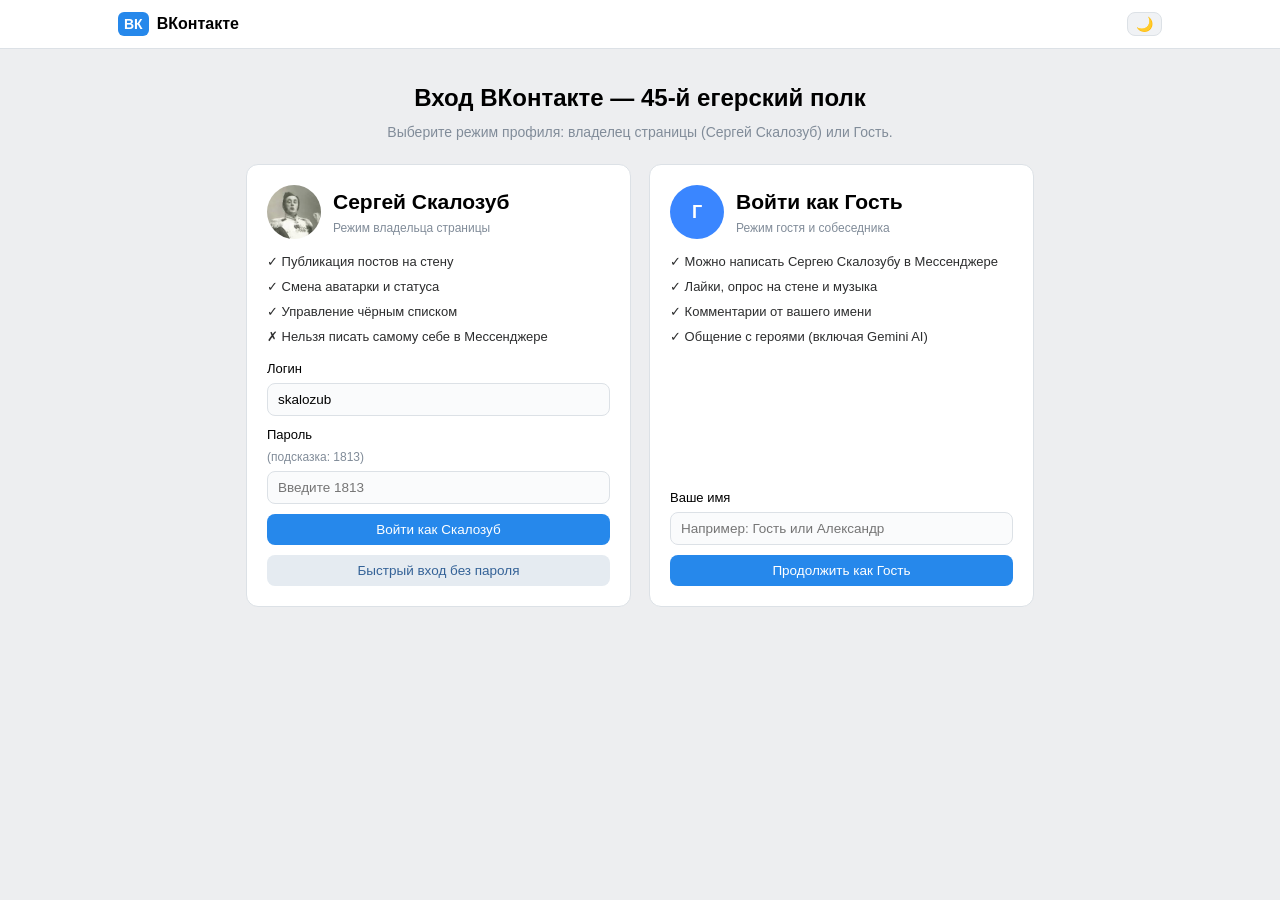
<file: index.html>
<!DOCTYPE html>
<html lang="ru">
<head>
  <meta charset="UTF-8" />
  <meta name="viewport" content="width=device-width, initial-scale=1.0" />
  <title>Сергей Скалозуб | ВКонтакте</title>

  <link rel="icon" type="image/svg+xml" href="data:image/svg+xml,%3Csvg xmlns='http://www.w3.org/2000/svg' viewBox='0 0 64 64'%3E%3Crect width='64' height='64' rx='14' fill='%232688eb'/%3E%3Ctext x='32' y='43' font-family='Arial,sans-serif' font-weight='bold' font-size='28' text-anchor='middle' fill='white'%3EВК%3C/text%3E%3C/svg%3E" />

  <meta property="og:type" content="profile" />
  <meta property="og:url" content="https://vk.xkeylomt.space/" />
  <meta property="og:title" content="Сергей Сергеевич Скалозуб | ВКонтакте" />
  <meta property="og:description" content="Полковник 45-го егерского полка. «Мне только бы досталось в генералы!» — интерактивная страница по комедии А. С. Грибоедова «Горе от ума»." />
  <meta property="og:image" content="https://vk.xkeylomt.space/avatars/skalozub.jpg" />
  <meta name="theme-color" content="#2688eb" />

  <!-- Мгновенная проверка темы и авторизации до отрисовки (без мигания) -->
  <script>
    try {
      if (localStorage.getItem("vk_theme_v1") === "dark") {
        document.documentElement.classList.add("dark-theme");
      }
      if (!localStorage.getItem("vk_auth_role_v1")) {
        window.location.replace("login.html");
      }
    } catch (e) {}
  </script>

  <link rel="stylesheet" href="style.css" />
</head>
<body>
  <!-- Верхняя шапка -->
  <header class="vk-header">
    <div class="vk-header-inner">
      <div class="vk-header-left">
        <a href="#profile" class="vk-logo" id="logoHome">
          <span class="vk-logo-badge">ВК</span>
          <span class="vk-logo-text">ВКонтакте</span>
        </a>
      </div>
      <div class="vk-header-right">
        <button class="theme-toggle-btn" id="themeToggleBtn" title="Переключить тему">🌙</button>
        <span class="vk-user-mini" id="headerUserName">Сергей Скалозуб</span>
        <div class="vk-avatar-mini" id="headerMiniAvatar">СС</div>
        <a href="login.html" class="btn btn-secondary btn-sm" id="switchAuthBtn" title="Сменить режим или выйти">Выйти</a>
      </div>
    </div>
  </header>

  <!-- Основной контейнер -->
  <div class="vk-layout">
    <!-- Левое меню (без Музыки, Мессенджер ведёт в messenger.html) -->
    <aside class="vk-sidebar">
      <nav class="vk-nav">
        <a href="#profile" class="vk-nav-item active" id="navProfile">🏠 Моя страница</a>
        <a href="#wall" class="vk-nav-item" id="navNews">📰 Новости <span class="badge">1813</span></a>
        <a href="messenger.html" class="vk-nav-item" id="openChatSidebar">💬 Мессенджер <span class="badge">7</span></a>
        <a href="#friends-tab" class="vk-nav-item" id="navFriends">👥 Друзья <span class="badge" id="navFriendsBadge">6</span></a>
      </nav>
    </aside>

    <!-- Контент -->
    <main class="vk-main">
      <!-- ==================== ВКЛАДКА 1: МОЯ СТРАНИЦА ==================== -->
      <div id="profileView">
        <!-- Плашка режима Гостя -->
        <div class="guest-banner hidden" id="guestBanner">
          <span>👀 Вы вошли как <strong id="guestBannerName">Гость</strong>. Доступны лайки, комментарии, музыка и чат со Скалозубом.</span>
          <a href="login.html" class="link-btn">Войти как Скалозуб →</a>
        </div>

        <!-- Шапка профиля -->
        <section class="card profile-header-card" id="profile">
          <div class="profile-cover">
            <div class="profile-cover-caption">
              «Пожар способствовал ей много к украшенью» — Москва, 1812
            </div>
          </div>

          <div class="profile-header-body">
            <!-- Аватарка -->
            <div class="profile-avatar-wrap">
              <svg id="defaultAvatarSvg" class="profile-avatar-svg" viewBox="0 0 160 160" xmlns="http://www.w3.org/2000/svg" aria-label="Сергей Скалозуб">
                <rect width="160" height="160" fill="#2c3e50" />
                <path d="M20 160 C25 118, 135 118, 140 160 Z" fill="#1b4332" />
                <path d="M68 118 L80 155 L92 118 Z" fill="#9b2226" />
                <ellipse cx="42" cy="126" rx="16" ry="7" fill="#e9c46a" />
                <ellipse cx="118" cy="126" rx="16" ry="7" fill="#e9c46a" />
                <circle cx="80" cy="125" r="7" fill="#d62828" stroke="#f4d35e" stroke-width="2" />
                <rect x="68" y="95" width="24" height="22" rx="8" fill="#f1c27d" />
                <ellipse cx="80" cy="70" rx="28" ry="33" fill="#f1c27d" />
                <path d="M52 64 C48 40, 72 22, 85 26 C100 18, 112 42, 108 64 C105 46, 56 46, 52 64 Z" fill="#3d2b1f" />
                <path d="M52 64 L54 90 L61 84 L58 64 Z" fill="#3d2b1f" />
                <path d="M108 64 L106 90 L99 84 L102 64 Z" fill="#3d2b1f" />
                <circle cx="69" cy="68" r="3" fill="#1d1d1d" />
                <circle cx="91" cy="68" r="3" fill="#1d1d1d" />
                <path d="M61 60 L75 62" stroke="#3d2b1f" stroke-width="3" stroke-linecap="round" />
                <path d="M85 62 L99 60" stroke="#3d2b1f" stroke-width="3" stroke-linecap="round" />
                <path d="M64 84 Q80 78 96 84 Q80 88 64 84 Z" fill="#3d2b1f" />
              </svg>

              <img id="customAvatarImg" class="profile-avatar-img hidden" alt="Аватар Сергея Скалозуба" />

              <label for="avatarUploadInput" class="avatar-upload-btn owner-only" title="Поставить свою аватарку">📷</label>
              <input type="file" id="avatarUploadInput" accept="image/*" class="hidden" />
              <button type="button" id="resetAvatarBtn" class="avatar-reset-btn hidden owner-only" title="Вернуть стандартную аву">✕</button>

              <span class="online-dot" title="В сети с плаца"></span>
            </div>

            <div class="profile-info-top">
              <div class="profile-name-row">
                <h1>Сергей Сергеевич Скалозуб</h1>
                <span class="verified-badge" title="Подтверждённый полковник 45-го егерского полка">★</span>
              </div>

              <p class="profile-status" id="profileStatus" title="Статус">
                Мне только бы досталось в генералы! 🎖️
              </p>

              <div class="status-editor hidden" id="statusEditor">
                <select id="statusSelect">
                  <option value="Мне только бы досталось в генералы! 🎖️">Мне только бы досталось в генералы! 🎖️</option>
                  <option value="Учёностью меня не обморочишь.">Учёностью меня не обморочишь.</option>
                  <option value="Жениться? Я ничуть не прочь.">Жениться? Я ничуть не прочь.</option>
                  <option value="Пожар способствовал ей много к украшенью! 🔥">Пожар способствовал ей много к украшенью! 🔥</option>
                </select>
                <input type="text" id="statusCustomInput" placeholder="Или введите свой статус..." />
                <div class="status-editor-btns">
                  <button class="btn btn-primary btn-sm" id="saveStatusBtn">Сохранить</button>
                  <button class="btn btn-secondary btn-sm" id="cancelStatusBtn">Отмена</button>
                </div>
              </div>

              <div class="profile-meta-line">
                <span>📍 Москва (и по полкам)</span>
                <span>⚔️ 45-й егерский полк</span>
                <button class="link-btn" id="toggleDetailsBtn">Подробнее ▾</button>
              </div>
            </div>

            <!-- Видно только Гостю (Скалозуб не может писать сам себе) -->
            <div class="profile-actions" id="profileActions">
              <a href="messenger.html?peer=skalozub" class="btn btn-primary" id="openChatBtn">Написать</a>
              <button class="btn btn-secondary" id="friendBtn">В друзьях ✓</button>
            </div>
          </div>

          <!-- Подробная информация -->
          <div class="profile-details hidden" id="profileDetails">
            <div class="details-grid">
              <div class="detail-row"><span>Семейное положение:</span> <strong>в активном поиске («Жениться? Я ничуть не прочь»)</strong></div>
              <div class="detail-row"><span>Служба:</span> <strong>С 1809 года; 30-й и 45-й егерские полки, полковник</strong></div>
              <div class="detail-row"><span>Награды:</span> <strong>Орден на шею за 3 августа 1813 года</strong></div>
              <div class="detail-row"><span>Образование:</span> <strong>Школа Фридриха («раз, два!»)</strong></div>
              <div class="detail-row"><span>Любимые книги:</span> <strong>«А книги сохранят так: для больших оказий»</strong></div>
              <div class="detail-row"><span>Родственники:</span> <strong>Брат (в ссоре — «в деревне книги стал читать»)</strong></div>
              <div class="detail-row"><span>О себе:</span> <strong>Прямизною стана, лицом и голосом герой. Учёностью меня не обморочишь.</strong></div>
            </div>
          </div>
        </section>

        <!-- Сетка: Стена + Правая колонка -->
        <div class="profile-grid">
          <div class="wall-column" id="wall">
            <!-- Блок фотографий -->
            <section class="card photos-card">
              <div class="side-title-row">
                <h2 class="side-title">Фотографии <span class="muted">4</span></h2>
                <span class="hint">Нажмите для увеличения</span>
              </div>
              <div class="photos-strip" id="photosStrip">
                <button class="photo-thumb" data-index="0" title="Москва после 1812 года">
                  <svg viewBox="0 0 120 120" xmlns="http://www.w3.org/2000/svg">
                    <rect width="120" height="120" fill="#2b193d" />
                    <circle cx="92" cy="28" r="14" fill="#f77f00" opacity="0.85" />
                    <path d="M0 95 L20 65 L35 80 L55 50 L75 78 L95 60 L120 88 L120 120 L0 120 Z" fill="#d62828" opacity="0.7" />
                    <rect x="18" y="75" width="18" height="45" fill="#141414" />
                    <rect x="46" y="60" width="24" height="60" fill="#1d1d1d" />
                    <rect x="82" y="72" width="22" height="48" fill="#141414" />
                  </svg>
                  <span class="photo-label">Москва, 1812</span>
                </button>

                <button class="photo-thumb" data-index="1" title="Плац 45-го егерского полка">
                  <svg viewBox="0 0 120 120" xmlns="http://www.w3.org/2000/svg">
                    <rect width="120" height="120" fill="#1b4332" />
                    <rect y="78" width="120" height="42" fill="#2d6a4f" />
                    <circle cx="30" cy="58" r="8" fill="#f1c27d" />
                    <rect x="22" y="67" width="16" height="24" rx="4" fill="#081c15" />
                    <circle cx="60" cy="58" r="8" fill="#f1c27d" />
                    <rect x="52" y="67" width="16" height="24" rx="4" fill="#081c15" />
                    <circle cx="90" cy="58" r="8" fill="#f1c27d" />
                    <rect x="82" y="67" width="16" height="24" rx="4" fill="#081c15" />
                    <text x="60" y="28" text-anchor="middle" fill="#f4d35e" font-size="13" font-weight="bold" font-family="sans-serif">РАЗ, ДВА!</text>
                  </svg>
                  <span class="photo-label">На плацу</span>
                </button>

                <button class="photo-thumb" data-index="2" title="Бал у Фамусовых">
                  <svg viewBox="0 0 120 120" xmlns="http://www.w3.org/2000/svg">
                    <rect width="120" height="120" fill="#3c096c" />
                    <circle cx="60" cy="26" r="18" fill="#ffd166" opacity="0.25" />
                    <circle cx="60" cy="24" r="7" fill="#ffd166" />
                    <path d="M40 30 L80 30 L60 12 Z" fill="#f4d35e" />
                    <rect x="0" y="92" width="120" height="28" fill="#5a189a" />
                    <text x="60" y="72" text-anchor="middle" fill="#fff" font-size="12" font-weight="bold" font-family="sans-serif">МАЗУРКА</text>
                  </svg>
                  <span class="photo-label">Бал</span>
                </button>

                <button class="photo-thumb" data-index="3" title="Брат в деревне с книгой">
                  <svg viewBox="0 0 120 120" xmlns="http://www.w3.org/2000/svg">
                    <rect width="120" height="120" fill="#495057" />
                    <rect x="28" y="34" width="64" height="46" rx="4" fill="#fff3b0" />
                    <line x1="60" y1="34" x2="60" y2="80" stroke="#9e2a2b" stroke-width="3" />
                    <line x1="36" y1="46" x2="54" y2="46" stroke="#6c757d" stroke-width="2" />
                    <line x1="36" y1="56" x2="54" y2="56" stroke="#6c757d" stroke-width="2" />
                    <line x1="66" y1="46" x2="84" y2="46" stroke="#6c757d" stroke-width="2" />
                    <line x1="66" y1="56" x2="84" y2="56" stroke="#6c757d" stroke-width="2" />
                    <line x1="20" y1="22" x2="100" y2="94" stroke="#e63946" stroke-width="6" stroke-linecap="round" />
                  </svg>
                  <span class="photo-label">Брат (книги!)</span>
                </button>
              </div>
            </section>

            <!-- Новый пост (только для Скалозуба) -->
            <div class="card new-post-card owner-only" id="newPostCard">
              <textarea id="newPostInput" rows="2" placeholder="Что нового на фрунте, Сергей Сергеич?"></textarea>
              <div class="new-post-footer">
                <span class="hint">Сохраняется в браузере</span>
                <button class="btn btn-primary btn-sm" id="publishPostBtn">Опубликовать</button>
              </div>
            </div>

            <!-- Посты на стене -->
            <div id="postsContainer">
              <article class="card post-card" data-post-id="post-poll">
                <div class="post-header">
                  <div class="post-avatar av-skalozub">СС</div>
                  <div>
                    <div class="post-author">Сергей Сергеевич Скалозуб</div>
                    <div class="post-date">закреплено • вчера</div>
                  </div>
                </div>
                <div class="post-text">
                  Всеобщая молва, что есть проект насчёт лицеев, школ, гимназий! Как реформируем образование в Москве? Голосуем:
                </div>

                <div class="poll-box" id="pollBox">
                  <div class="poll-title">📊 Проект реформы образования</div>
                  <button class="poll-option" data-option="0">
                    <span class="poll-fill"></span>
                    <span class="poll-label">Учить по-нашему: раз, два!</span>
                    <span class="poll-percent"></span>
                  </button>
                  <button class="poll-option" data-option="1">
                    <span class="poll-fill"></span>
                    <span class="poll-label">Дать фельдфебеля в Вольтеры</span>
                    <span class="poll-percent"></span>
                  </button>
                  <button class="poll-option" data-option="2">
                    <span class="poll-fill"></span>
                    <span class="poll-label">Забрать все книги бы да сжечь</span>
                    <span class="poll-percent"></span>
                  </button>
                  <div class="poll-footer" id="pollTotal">Проголосовало: 48 чел.</div>
                </div>

                <div class="post-actions">
                  <button class="action-btn like-btn liked" data-count="24">❤ <span class="count">24</span></button>
                  <button class="action-btn comment-focus-btn">💬 <span>Комментировать</span></button>
                </div>
                <div class="comments-list">
                  <div class="comment">
                    <div class="comment-avatar av-famusov">ПФ</div>
                    <div class="comment-body">
                      <span class="comment-author">Павел Фамусов</span>
                      Голосую за третий вариант двумя руками!
                      <div class="comment-date">вчера в 19:18</div>
                    </div>
                  </div>
                  <div class="comment">
                    <div class="comment-avatar av-repetilov">Р</div>
                    <div class="comment-body">
                      <span class="comment-author">Репетилов</span>
                      Скалозуб, душа моя! Поехали к князь-Григорию, там шампанское на убой!
                      <div class="comment-date">вчера в 19:40</div>
                    </div>
                  </div>
                </div>
                <div class="add-comment-row">
                  <input type="text" class="comment-input" placeholder="Написать комментарий..." />
                  <button class="btn btn-secondary btn-sm send-comment-btn">Отправить</button>
                </div>
              </article>

              <article class="card post-card" data-post-id="post-1">
                <div class="post-header">
                  <div class="post-avatar av-skalozub">СС</div>
                  <div>
                    <div class="post-author">Сергей Сергеевич Скалозуб</div>
                    <div class="post-date">сегодня в 14:20</div>
                  </div>
                </div>
                <div class="post-text">
                  Приехал в Москву. Конечно, дистанции огромного размера, но как похорошела столица! Пожар способствовал ей много к украшенью! 👍🔥
                </div>
                <div class="post-actions">
                  <button class="action-btn like-btn" data-count="18">❤ <span class="count">18</span></button>
                  <button class="action-btn comment-focus-btn">💬 <span>Комментировать</span></button>
                </div>
                <div class="comments-list">
                  <div class="comment">
                    <div class="comment-avatar av-famusov">ПФ</div>
                    <div class="comment-body">
                      <span class="comment-author">Павел Фамусов</span>
                      Браво, Сергей Сергеич! Светлый ум! Заезжайте к нам на ужин, о Софьюшке переговорим.
                      <div class="comment-date">час назад</div>
                    </div>
                  </div>
                  <div class="comment">
                    <div class="comment-avatar av-khlestova">АХ</div>
                    <div class="comment-body">
                      <span class="comment-author">Анфиса Хлёстова</span>
                      Тьфу! Трёх сажень удалец... Дался он тебе, Павел!
                      <div class="comment-date">40 минут назад</div>
                    </div>
                  </div>
                </div>
                <div class="add-comment-row">
                  <input type="text" class="comment-input" placeholder="Написать комментарий..." />
                  <button class="btn btn-secondary btn-sm send-comment-btn">Отправить</button>
                </div>
              </article>

              <article class="card post-card" data-post-id="post-3">
                <div class="post-header">
                  <div class="post-avatar av-skalozub">СС</div>
                  <div>
                    <div class="post-author">Сергей Сергеевич Скалозуб</div>
                    <div class="post-date">3 авг в 11:30</div>
                  </div>
                </div>
                <div class="post-text">
                  Княгиня Ласова на днях с лошади расшиблась в пух: жокей не поддержал — считал он, видно, мух. Теперь ребра недостаёт, так для поддержки ищет мужа 😂 А вообще... Жениться? Я ничуть не прочь.
                </div>
                <div class="post-actions">
                  <button class="action-btn like-btn" data-count="12">❤ <span class="count">12</span></button>
                  <button class="action-btn comment-focus-btn">💬 <span>Комментировать</span></button>
                </div>
                <div class="comments-list">
                  <div class="comment">
                    <div class="comment-avatar av-liza">Л</div>
                    <div class="comment-body">
                      <span class="comment-author">Лиза</span>
                      И золотой мешок, и метит в генералы! 😍
                      <div class="comment-date">3 авг в 12:02</div>
                    </div>
                  </div>
                  <div class="comment">
                    <div class="comment-avatar av-sofia">СФ</div>
                    <div class="comment-body">
                      <span class="comment-author">Софья Фамусова</span>
                      Куда как мил! И весело мне страх выслушивать о фрунте и рядах... Не моего романа.
                      <div class="comment-date">3 авг в 12:15</div>
                    </div>
                  </div>
                  <div class="comment">
                    <div class="comment-avatar av-chatsky">АЧ</div>
                    <div class="comment-body">
                      <span class="comment-author">Александр Чацкий</span>
                      Созвездие маневров и мазурки!
                      <div class="comment-date">3 авг в 12:30</div>
                    </div>
                  </div>
                </div>
                <div class="add-comment-row">
                  <input type="text" class="comment-input" placeholder="Написать комментарий..." />
                  <button class="btn btn-secondary btn-sm send-comment-btn">Отправить</button>
                </div>
              </article>
            </div>
          </div>

          <!-- Правая колонка -->
          <aside class="side-column">
            <section class="card side-card">
              <div class="side-title-row">
                <h2 class="side-title">Друзья <span class="muted">6</span></h2>
                <button class="link-btn" id="openFriendsFromSide">Все ▸</button>
              </div>
              <div class="friends-grid">
                <a href="friends/famusov.html" class="friend-item"><div class="friend-av av-famusov">ПФ</div><span>Фамусов</span></a>
                <a href="friends/sofia.html" class="friend-item"><div class="friend-av av-sofia">СФ</div><span>Софья</span></a>
                <a href="friends/liza.html" class="friend-item"><div class="friend-av av-liza">Л</div><span>Лиза</span></a>
                <a href="friends/repetilov.html" class="friend-item"><div class="friend-av av-repetilov">Р</div><span>Репетилов</span></a>
                <a href="friends/khlestova.html" class="friend-item"><div class="friend-av av-khlestova">АХ</div><span>Хлёстова</span></a>
                <a href="friends/chatsky.html" class="friend-item"><div class="friend-av av-chatsky">АЧ</div><span>Чацкий</span></a>
              </div>
            </section>

            <section class="card side-card">
              <h2 class="side-title">Подарки <span class="muted">3</span></h2>
              <div class="gifts-grid">
                <div class="gift-item" title="Орден на шею за 3 августа 1813 года">
                  <span class="gift-emoji">🎖️</span>
                  <span class="gift-caption">За 3 августа</span>
                </div>
                <div class="gift-item" title="Приглашение на званый ужин от Фамусова">
                  <span class="gift-emoji">🕯️</span>
                  <span class="gift-caption">От Фамусова</span>
                </div>
                <div class="gift-item gift-rejected" title="Томик Вольтера от Чацкого — отклонён полковником">
                  <span class="gift-emoji">📕</span>
                  <span class="gift-caption">Отклонён</span>
                </div>
              </div>
            </section>

            <section class="card side-card">
              <div class="side-title-row">
                <h2 class="side-title">Аудиозаписи <span class="muted">4</span></h2>
                <button class="link-btn" id="openMusicFromSide">Все ▸</button>
              </div>
              <div class="audio-list" id="sideAudioList"></div>
            </section>
          </aside>
        </div>
      </div>

      <!-- ==================== ВКЛАДКА 2: ДРУЗЬЯ ==================== -->
      <section id="friendsView" class="hidden">
        <div class="card friends-page-header">
          <div class="friends-tabs-row">
            <div class="friends-tabs">
              <button class="friends-tab-btn active" data-filter="all">Все друзья <span class="tab-count" id="countAll">5</span></button>
              <button class="friends-tab-btn" data-filter="online">В сети <span class="tab-count" id="countOnline">4</span></button>
              <button class="friends-tab-btn" data-filter="blacklist">Чёрный список <span class="tab-count" id="countBlacklist">1</span></button>
            </div>
            <button class="btn btn-secondary btn-sm back-to-profile-btn">← На страницу</button>
          </div>
          <div class="friends-filter-bar">
            <input type="text" id="friendsFilterInput" placeholder="Найти по имени или цитате..." />
          </div>
        </div>

        <div class="card friends-page-list" id="friendsPageList">
          <div class="friend-page-card" data-friend-id="famusov" data-online="true">
            <a href="friends/famusov.html" class="friend-page-av av-famusov">ПФ<span class="mini-online-dot"></span></a>
            <div class="friend-page-info">
              <a href="friends/famusov.html" class="friend-page-name">Павел Афанасьевич Фамусов <span class="cs-badge hidden">В ЧС</span></a>
              <div class="friend-page-meta">Управляющий в казённом месте • Москва</div>
              <div class="friend-page-status">«Известный человек, солидный! Не по летам и чин завидный»</div>
            </div>
            <div class="friend-page-actions">
              <a href="friends/famusov.html" class="btn btn-secondary btn-sm">Открыть</a>
              <button class="btn btn-danger-soft btn-sm toggle-cs-btn owner-only">В ЧС</button>
            </div>
          </div>

          <div class="friend-page-card" data-friend-id="sofia" data-online="true">
            <a href="friends/sofia.html" class="friend-page-av av-sofia">СФ<span class="mini-online-dot"></span></a>
            <div class="friend-page-info">
              <a href="friends/sofia.html" class="friend-page-name">Софья Павловна Фамусова <span class="cs-badge hidden">В ЧС</span></a>
              <div class="friend-page-meta">Потенциальная невеста • Дом Фамусовых</div>
              <div class="friend-page-status">«Куда как мил! И весело мне страх выслушивать о фрунте и рядах...»</div>
            </div>
            <div class="friend-page-actions">
              <a href="friends/sofia.html" class="btn btn-secondary btn-sm">Открыть</a>
              <button class="btn btn-danger-soft btn-sm toggle-cs-btn owner-only">В ЧС</button>
            </div>
          </div>

          <div class="friend-page-card" data-friend-id="liza" data-online="true">
            <a href="friends/liza.html" class="friend-page-av av-liza">Л<span class="mini-online-dot"></span></a>
            <div class="friend-page-info">
              <a href="friends/liza.html" class="friend-page-name">Лизанька <span class="cs-badge hidden">В ЧС</span></a>
              <div class="friend-page-meta">Служанка в доме Фамусовых • Москва</div>
              <div class="friend-page-status">«И золотой мешок, и метит в генералы!»</div>
            </div>
            <div class="friend-page-actions">
              <a href="friends/liza.html" class="btn btn-secondary btn-sm">Открыть</a>
              <button class="btn btn-danger-soft btn-sm toggle-cs-btn owner-only">В ЧС</button>
            </div>
          </div>

          <div class="friend-page-card" data-friend-id="repetilov" data-online="false">
            <a href="friends/repetilov.html" class="friend-page-av av-repetilov">Р</a>
            <div class="friend-page-info">
              <a href="friends/repetilov.html" class="friend-page-name">Репетилов <span class="cs-badge hidden">В ЧС</span></a>
              <div class="friend-page-meta">Был в сети 2 часа назад • Английский клуб</div>
              <div class="friend-page-status">«Шумим, братец, шумим! Поехали к князь-Григорию!»</div>
            </div>
            <div class="friend-page-actions">
              <a href="friends/repetilov.html" class="btn btn-secondary btn-sm">Открыть</a>
              <button class="btn btn-danger-soft btn-sm toggle-cs-btn owner-only">В ЧС</button>
            </div>
          </div>

          <div class="friend-page-card" data-friend-id="khlestova" data-online="true">
            <a href="friends/khlestova.html" class="friend-page-av av-khlestova">АХ<span class="mini-online-dot"></span></a>
            <div class="friend-page-info">
              <a href="friends/khlestova.html" class="friend-page-name">Анфиса Ниловна Хлёстова <span class="cs-badge hidden">В ЧС</span></a>
              <div class="friend-page-meta">Свояченица Фамусова • Москва, Покровка</div>
              <div class="friend-page-status">«Тьфу! Трёх сажень удалец... Дался он тебе, Павел!»</div>
            </div>
            <div class="friend-page-actions">
              <a href="friends/khlestova.html" class="btn btn-secondary btn-sm">Открыть</a>
              <button class="btn btn-danger-soft btn-sm toggle-cs-btn owner-only">В ЧС</button>
            </div>
          </div>

          <div class="friend-page-card hidden" data-friend-id="chatsky" data-online="false">
            <a href="friends/chatsky.html" class="friend-page-av av-chatsky">АЧ</a>
            <div class="friend-page-info">
              <a href="friends/chatsky.html" class="friend-page-name">Александр Андреевич Чацкий <span class="cs-badge">В ЧС</span></a>
              <div class="friend-page-meta">Учёность, вольнодумство • Москва → в карете</div>
              <div class="friend-page-status">«Созвездие маневров и мазурки!»</div>
            </div>
            <div class="friend-page-actions">
              <a href="friends/chatsky.html" class="btn btn-secondary btn-sm">Открыть</a>
              <button class="btn btn-danger-soft btn-sm toggle-cs-btn owner-only">Убрать из ЧС</button>
            </div>
          </div>
        </div>
      </section>

      <!-- ==================== ВКЛАДКА 3: МУЗЫКА (по кнопке «Все ▸» справа) ==================== -->
      <section id="musicView" class="hidden">
        <div class="card music-header-card">
          <div class="friends-tabs-row">
            <div>
              <strong>🎵 Музыка 45-го егерского полка и балов</strong>
              <div class="hint" id="musicSourceHint">Играет встроенный синтезатор (или MP3 из папки audio/)</div>
            </div>
            <button class="btn btn-secondary btn-sm back-to-profile-btn">← На страницу</button>
          </div>
          <div class="music-controls-bar">
            <span class="hint">Громкость:</span>
            <input type="range" id="musicVolume" min="0" max="1" step="0.05" value="0.6" />
          </div>
        </div>

        <div class="card music-list-card" id="fullMusicList"></div>
      </section>
    </main>
  </div>

  <!-- Лайтбокс фото -->
  <div class="modal-overlay hidden" id="photoLightbox">
    <div class="lightbox-card">
      <button class="lightbox-close" id="lightboxClose">✕</button>
      <div class="lightbox-stage">
        <button class="lightbox-nav" id="lightboxPrev">‹</button>
        <div class="lightbox-img-wrap" id="lightboxImgWrap"></div>
        <button class="lightbox-nav" id="lightboxNext">›</button>
      </div>
      <div class="lightbox-caption" id="lightboxCaption"></div>
    </div>
  </div>

  <footer class="vk-footer">
    Проект по комедии А. С. Грибоедова «Горе от ума» • <span>vk.xkeylomt.space</span>
  </footer>

  <script src="script.js"></script>
</body>
</html>
</file>
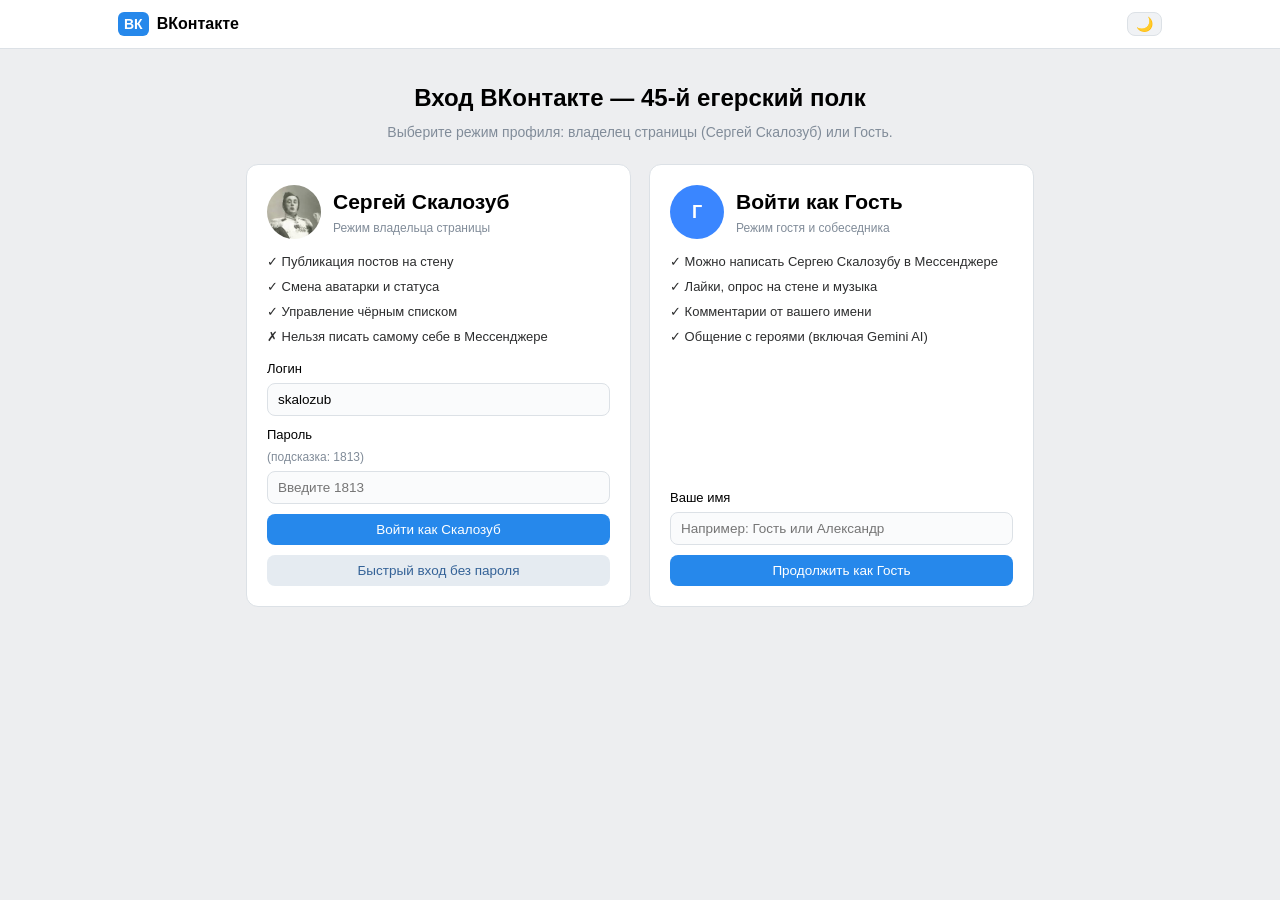
<file: login.html>
<!DOCTYPE html>
<html lang="ru">
<head>
  <meta charset="UTF-8" />
  <meta name="viewport" content="width=device-width, initial-scale=1.0" />
  <title>Вход | ВКонтакте — Горе от ума</title>
  <link rel="icon" type="image/svg+xml" href="data:image/svg+xml,%3Csvg xmlns='http://www.w3.org/2000/svg' viewBox='0 0 64 64'%3E%3Crect width='64' height='64' rx='14' fill='%232688eb'/%3E%3Ctext x='32' y='43' font-family='Arial,sans-serif' font-weight='bold' font-size='28' text-anchor='middle' fill='white'%3EВК%3C/text%3E%3C/svg%3E" />
  <script>
    try {
      if (localStorage.getItem("vk_theme_v1") === "dark") {
        document.documentElement.classList.add("dark-theme");
      }
    } catch (e) {}
  </script>
  <link rel="stylesheet" href="style.css" />
</head>
<body>
  <header class="vk-header">
    <div class="vk-header-inner">
      <div class="vk-header-left">
        <a href="index.html" class="vk-logo">
          <span class="vk-logo-badge">ВК</span>
          <span class="vk-logo-text">ВКонтакте</span>
        </a>
      </div>
      <div class="vk-header-right">
        <button class="theme-toggle-btn" id="themeToggleBtn" title="Переключить тему">🌙</button>
      </div>
    </div>
  </header>

  <main class="auth-wrapper">
    <div class="auth-intro">
      <h1>Вход ВКонтакте — 45-й егерский полк</h1>
      <p>Выберите режим профиля: владелец страницы (Сергей Скалозуб) или Гость.</p>
    </div>

    <div class="auth-current-banner hidden" id="currentRoleBanner">
      <span>Сейчас выбран режим: <strong id="currentRoleText"></strong></span>
      <a href="index.html" class="btn btn-secondary btn-sm">Вернуться на страницу →</a>
    </div>

    <div class="auth-grid">
      <!-- Карточка 1: Сергей Скалозуб -->
      <section class="card auth-card">
        <div class="auth-card-head">
          <div class="auth-av av-skalozub">СС</div>
          <div>
            <h2>Сергей Скалозуб</h2>
            <span class="hint">Режим владельца страницы</span>
          </div>
        </div>

        <ul class="auth-perks">
          <li>✓ Публикация постов на стену</li>
          <li>✓ Смена аватарки и статуса</li>
          <li>✓ Управление чёрным списком</li>
          <li>✗ Нельзя писать самому себе в Мессенджере</li>
        </ul>

        <form id="skalozubLoginForm" class="auth-form">
          <label class="auth-label">
            Логин
            <input type="text" id="loginUsername" value="skalozub" readonly />
          </label>
          <label class="auth-label">
            Пароль <span class="hint">(подсказка: 1813)</span>
            <input type="password" id="loginPassword" placeholder="Введите 1813" />
          </label>
          <div class="auth-error hidden" id="loginError">Неверный пароль! Введите 1813 или нажмите быстрый вход.</div>
          <button type="submit" class="btn btn-primary">Войти как Скалозуб</button>
          <button type="button" class="btn btn-secondary" id="quickSkalozubBtn">Быстрый вход без пароля</button>
        </form>
      </section>

      <!-- Карточка 2: Гость -->
      <section class="card auth-card">
        <div class="auth-card-head">
          <div class="auth-av av-sofia">Г</div>
          <div>
            <h2>Войти как Гость</h2>
            <span class="hint">Режим гостя и собеседника</span>
          </div>
        </div>

        <ul class="auth-perks">
          <li>✓ Можно написать Сергею Скалозубу в Мессенджере</li>
          <li>✓ Лайки, опрос на стене и музыка</li>
          <li>✓ Комментарии от вашего имени</li>
          <li>✓ Общение с героями (включая Gemini AI)</li>
        </ul>

        <form id="guestLoginForm" class="auth-form">
          <label class="auth-label">
            Ваше имя
            <input type="text" id="guestNameInput" placeholder="Например: Гость или Александр" maxlength="30" />
          </label>
          <button type="submit" class="btn btn-primary">Продолжить как Гость</button>
        </form>
      </section>
    </div>
  </main>

  <script>
    document.addEventListener("DOMContentLoaded", () => {
      const themeBtn = document.getElementById("themeToggleBtn");
      function syncThemeBtn() {
        themeBtn.textContent = document.documentElement.classList.contains("dark-theme") ? "☀️" : "🌙";
      }
      syncThemeBtn();

      themeBtn.addEventListener("click", () => {
        document.documentElement.classList.add("theme-animating");
        const isDark = document.documentElement.classList.toggle("dark-theme");
        syncThemeBtn();
        try { localStorage.setItem("vk_theme_v1", isDark ? "dark" : "light"); } catch (e) {}
        setTimeout(() => document.documentElement.classList.remove("theme-animating"), 250);
      });

      // Показываем текущую сессию, если пользователь уже входил
      try {
        const role = localStorage.getItem("vk_auth_role_v1");
        const gName = localStorage.getItem("vk_guest_name_v1") || "Гость";
        if (role) {
          const banner = document.getElementById("currentRoleBanner");
          const text = document.getElementById("currentRoleText");
          text.textContent = role === "skalozub" ? "Сергей Скалозуб (владелец)" : `Гость (${gName})`;
          banner.classList.remove("hidden");
        }
        document.getElementById("guestNameInput").value = gName !== "Гость" ? gName : "";
      } catch (e) {}

      // Подгружаем фото Скалозуба, если оно есть в avatars/
      const img = new Image();
      img.onload = () => {
        const av = document.querySelector(".auth-av.av-skalozub");
        av.style.backgroundImage = "url(avatars/skalozub.jpg)";
        av.classList.add("has-photo");
      };
      img.src = "avatars/skalozub.jpg";

      function loginAsSkalozub() {
        try { localStorage.setItem("vk_auth_role_v1", "skalozub"); } catch (e) {}
        window.location.href = "index.html";
      }

      document.getElementById("skalozubLoginForm").addEventListener("submit", (e) => {
        e.preventDefault();
        const pass = document.getElementById("loginPassword").value.trim().toLowerCase();
        if (pass === "1813" || pass === "раздва" || pass === "razdva") {
          loginAsSkalozub();
        } else {
          document.getElementById("loginError").classList.remove("hidden");
        }
      });

      document.getElementById("quickSkalozubBtn").addEventListener("click", loginAsSkalozub);

      document.getElementById("guestLoginForm").addEventListener("submit", (e) => {
        e.preventDefault();
        const name = document.getElementById("guestNameInput").value.trim() || "Гость";
        try {
          localStorage.setItem("vk_auth_role_v1", "guest");
          localStorage.setItem("vk_guest_name_v1", name);
        } catch (err) {}
        window.location.href = "index.html";
      });
    });
  </script>
</body>
</html>
</file>
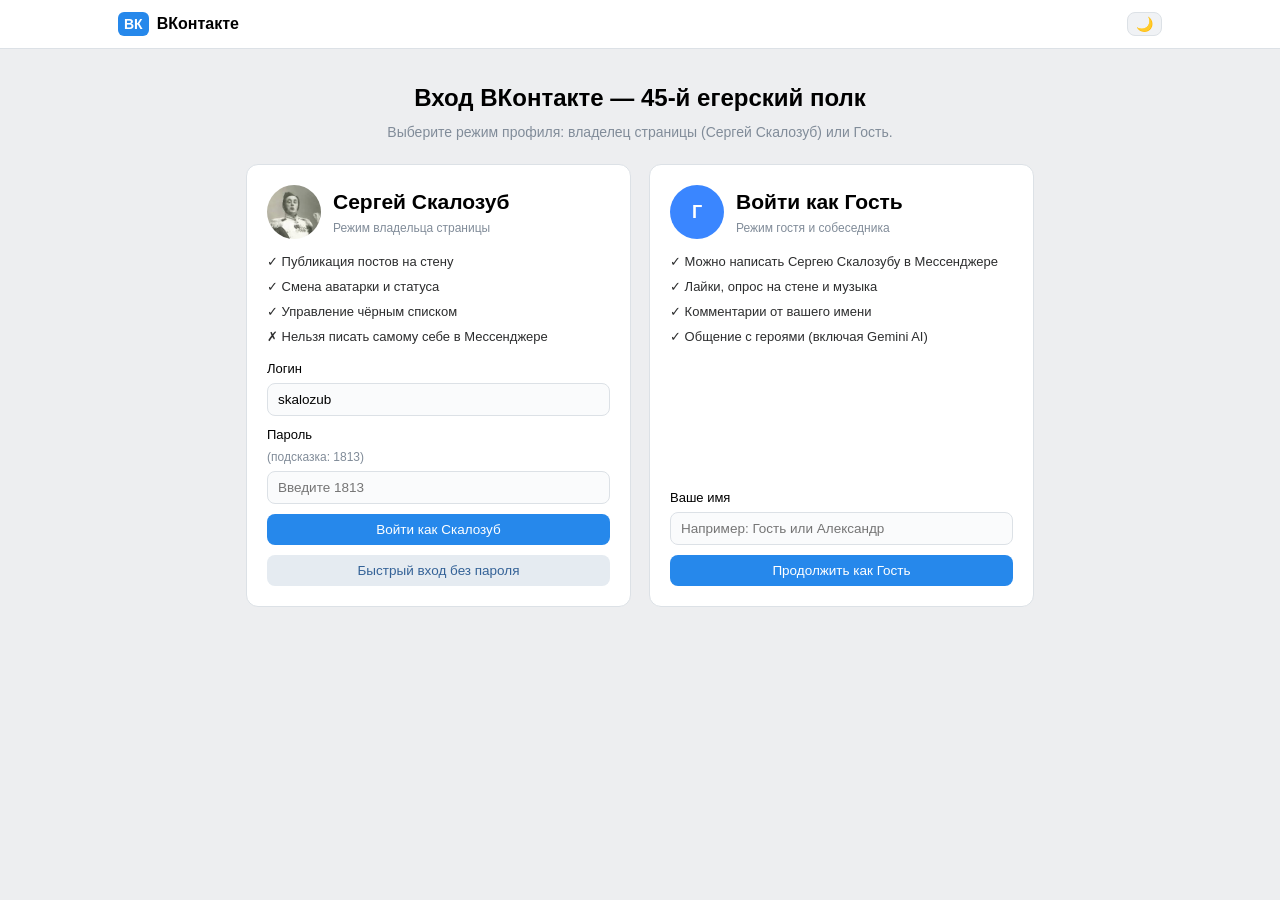
<file: messenger.html>
<!DOCTYPE html>
<html lang="ru">
<head>
  <meta charset="UTF-8" />
  <meta name="viewport" content="width=device-width, initial-scale=1.0" />
  <title>Мессенджер | ВКонтакте</title>
  <link rel="icon" type="image/svg+xml" href="data:image/svg+xml,%3Csvg xmlns='http://www.w3.org/2000/svg' viewBox='0 0 64 64'%3E%3Crect width='64' height='64' rx='14' fill='%232688eb'/%3E%3Ctext x='32' y='43' font-family='Arial,sans-serif' font-weight='bold' font-size='28' text-anchor='middle' fill='white'%3EВК%3C/text%3E%3C/svg%3E" />
  <script>
    try {
      if (localStorage.getItem("vk_theme_v1") === "dark") {
        document.documentElement.classList.add("dark-theme");
      }
      if (!localStorage.getItem("vk_auth_role_v1")) {
        window.location.replace("login.html");
      }
    } catch (e) {}
  </script>
  <link rel="stylesheet" href="style.css" />
</head>
<body>
  <header class="vk-header">
    <div class="vk-header-inner">
      <div class="vk-header-left">
        <a href="index.html" class="vk-logo">
          <span class="vk-logo-badge">ВК</span>
          <span class="vk-logo-text">ВКонтакте</span>
        </a>
      </div>
      <div class="vk-header-right">
        <button class="theme-toggle-btn" id="themeToggleBtn" title="Переключить тему">🌙</button>
        <span class="vk-user-mini" id="headerUserName">Гость</span>
        <div class="vk-avatar-mini" id="headerMiniAvatar">Г</div>
        <a href="login.html" class="btn btn-secondary btn-sm" id="switchAuthBtn">Сменить</a>
      </div>
    </div>
  </header>

  <div class="vk-layout">
    <aside class="vk-sidebar">
      <nav class="vk-nav">
        <a href="index.html" class="vk-nav-item">🏠 Моя страница</a>
        <a href="index.html#wall" class="vk-nav-item">📰 Новости <span class="badge">1813</span></a>
        <a href="messenger.html" class="vk-nav-item active">💬 Мессенджер <span class="badge">7</span></a>
        <a href="index.html#friends-tab" class="vk-nav-item">👥 Друзья <span class="badge">6</span></a>
      </nav>
    </aside>

    <main class="vk-main view-animate">
      <section class="card messenger-page-card">
        <div class="modal-header">
          <div class="messenger-header-left">
            <strong>💬 Мессенджер</strong>
            <span class="gemini-badge" id="geminiStatusBadge">Локальный бот</span>
          </div>
          <div class="messenger-header-actions">
            <button class="btn btn-secondary btn-sm" id="clearChatBtn" title="Очистить текущий диалог">Очистить</button>
            <button class="btn btn-secondary btn-sm" id="geminiSettingsBtn" title="Подключить Gemini AI">⚙️ ИИ</button>
          </div>
        </div>

        <div class="gemini-panel hidden" id="geminiSettingsPanel">
          <div class="gemini-panel-title">Подключение Gemini (gemini-3.8-flash)</div>
          <p class="hint">Ключ сохраняется только в вашем браузере (в <code>localStorage</code>) и работает во всех диалогах.</p>
          <div class="gemini-input-row">
            <input type="password" id="geminiKeyInput" placeholder="Вставьте Gemini API Key (AIza...)" />
            <button class="btn btn-primary btn-sm" id="saveGeminiKeyBtn">Сохранить</button>
            <button class="btn btn-secondary btn-sm" id="clearGeminiKeyBtn">Сбросить</button>
          </div>
        </div>

        <div class="messenger-body">
          <div class="dialog-list" id="dialogList">
            <button class="dialog-item" data-peer="skalozub">
              <div class="dialog-av av-skalozub">СС</div>
              <div class="dialog-meta">
                <div class="dialog-name">Сергей Скалозуб</div>
                <div class="dialog-preview" id="skalozubDialogPreview">Раз, два! Вот и вся наука.</div>
              </div>
            </button>
            <button class="dialog-item" data-peer="famusov">
              <div class="dialog-av av-famusov">ПФ</div>
              <div class="dialog-meta">
                <div class="dialog-name">Павел Фамусов</div>
                <div class="dialog-preview">Заезжайте в четверг на обед!</div>
              </div>
            </button>
            <button class="dialog-item" data-peer="sofia">
              <div class="dialog-av av-sofia">СФ</div>
              <div class="dialog-meta">
                <div class="dialog-name">Софья Фамусова</div>
                <div class="dialog-preview">Только не про учения...</div>
              </div>
            </button>
            <button class="dialog-item" data-peer="liza">
              <div class="dialog-av av-liza">Л</div>
              <div class="dialog-meta">
                <div class="dialog-name">Лизанька</div>
                <div class="dialog-preview">Тсс! Барин услышит...</div>
              </div>
            </button>
            <button class="dialog-item" data-peer="repetilov">
              <div class="dialog-av av-repetilov">Р</div>
              <div class="dialog-meta">
                <div class="dialog-name">Репетилов</div>
                <div class="dialog-preview">Шумим, братец, поехали!</div>
              </div>
            </button>
            <button class="dialog-item" data-peer="khlestova">
              <div class="dialog-av av-khlestova">АХ</div>
              <div class="dialog-meta">
                <div class="dialog-name">Анфиса Хлёстова</div>
                <div class="dialog-preview">Трёх сажень удалец...</div>
              </div>
            </button>
            <button class="dialog-item" data-peer="chatsky">
              <div class="dialog-av av-chatsky">АЧ</div>
              <div class="dialog-meta">
                <div class="dialog-name">Александр Чацкий</div>
                <div class="dialog-preview" id="chatskyDialogPreview">Карету мне, карету!</div>
              </div>
            </button>
          </div>

          <div class="chat-pane">
            <div class="chat-peer-bar">
              <div>
                <strong id="chatPeerName">Сергей Скалозуб</strong>
                <div class="hint" id="chatPeerSub">Полковник 45-го егерского полка</div>
              </div>
              <a href="index.html" class="link-btn" id="openPeerProfileLink">Профиль ▸</a>
            </div>

            <div class="chat-messages" id="chatMessages"></div>

            <div class="chat-blocked-notice hidden" id="chatBlockedNotice"></div>

            <div class="chat-input-row" id="chatInputRow">
              <input type="text" id="chatInput" placeholder="Напишите сообщение..." />
              <button class="btn btn-primary btn-sm" id="sendChatBtn">Отправить</button>
            </div>
          </div>
        </div>
      </section>
    </main>
  </div>

  <script src="messenger.js"></script>
</body>
</html>
</file>
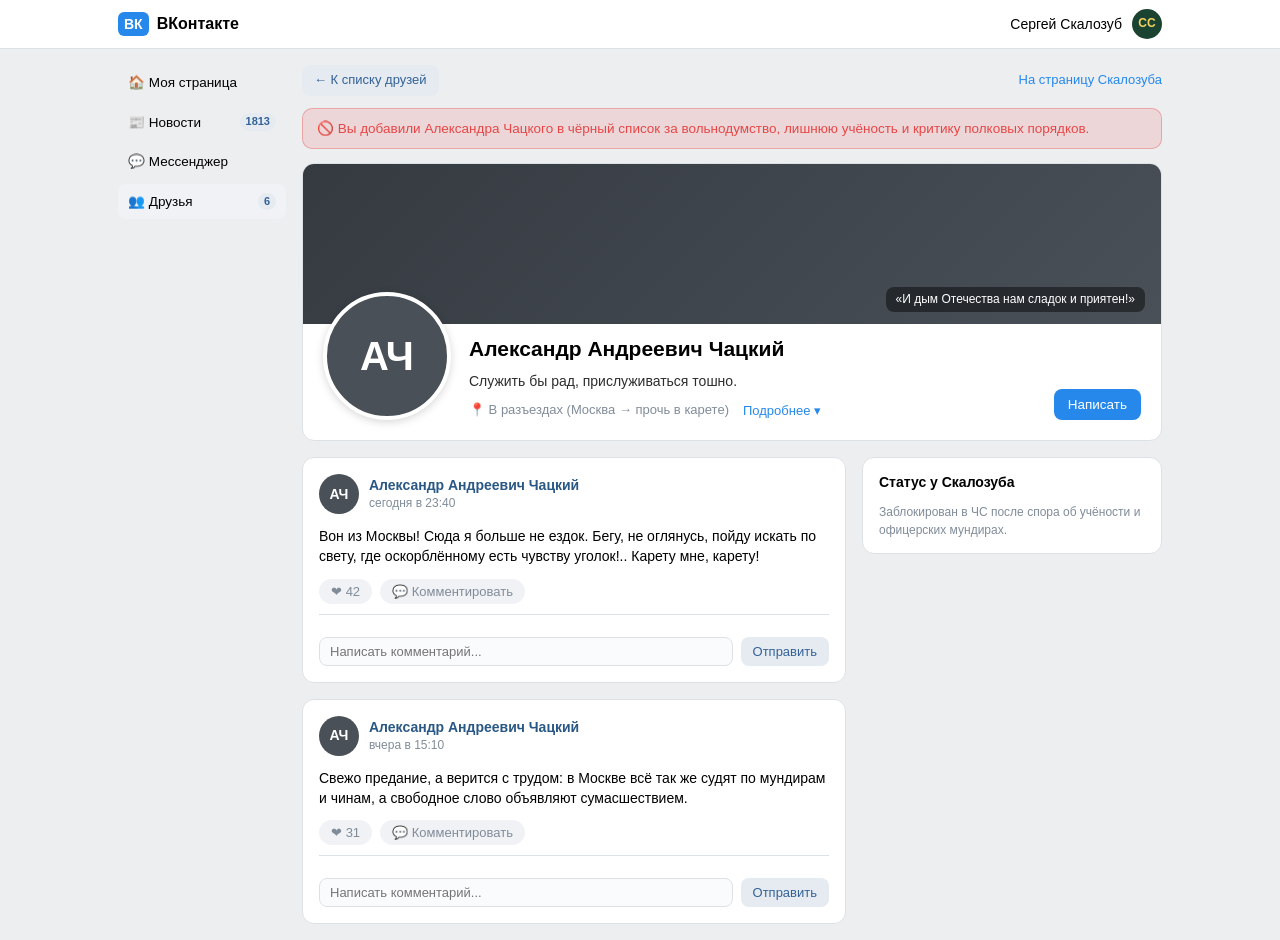
<file: friends/chatsky.html>
<!DOCTYPE html>
<html lang="ru">
<head>
  <meta charset="UTF-8" />
  <meta name="viewport" content="width=device-width, initial-scale=1.0" />
  <title>Александр Андреевич Чацкий | ВКонтакте</title>
  <script>
    try { if (localStorage.getItem("vk_theme_v1") === "dark") document.documentElement.classList.add("dark-theme"); } catch (e) {}
  </script>
  <link rel="stylesheet" href="../style.css" />
</head>
<body data-replies='["Служить бы рад, прислуживаться тошно!","А судьи кто?!","Созвездие маневров и мазурки!","Вон из Москвы! Сюда я больше не ездок. Карету мне, карету!"]'>
  <header class="vk-header">
    <div class="vk-header-inner">
      <div class="vk-header-left">
        <a href="../index.html" class="vk-logo">
          <span class="vk-logo-badge">ВК</span>
          <span class="vk-logo-text">ВКонтакте</span>
        </a>
      </div>
      <div class="vk-header-right">
        <span class="vk-user-mini">Сергей Скалозуб</span>
        <div class="vk-avatar-mini">СС</div>
      </div>
    </div>
  </header>

  <div class="vk-layout">
    <aside class="vk-sidebar">
      <nav class="vk-nav">
        <a href="../index.html" class="vk-nav-item">🏠 Моя страница</a>
        <a href="../index.html#wall" class="vk-nav-item">📰 Новости <span class="badge">1813</span></a>
        <a href="#" class="vk-nav-item" id="openChatSidebar">💬 Мессенджер</a>
        <a href="../index.html#friends-tab" class="vk-nav-item active">👥 Друзья <span class="badge">6</span></a>
      </nav>
    </aside>

    <main class="vk-main view-animate">
      <div class="mini-back-bar">
        <a href="../index.html#friends-tab" class="btn btn-secondary btn-sm">← К списку друзей</a>
        <a href="../index.html" class="link-btn">На страницу Скалозуба</a>
      </div>

      <div class="blacklist-banner">
        🚫 Вы добавили Александра Чацкого в чёрный список за вольнодумство, лишнюю учёность и критику полковых порядков.
      </div>

      <section class="card profile-header-card">
        <div class="profile-cover" style="background: linear-gradient(135deg, #343a40 0%, #495057 100%);">
          <div class="profile-cover-caption">«И дым Отечества нам сладок и приятен!»</div>
        </div>
        <div class="profile-header-body">
          <div class="profile-avatar-wrap">
            <div class="mini-avatar-circle av-chatsky">АЧ</div>
          </div>
          <div class="profile-info-top">
            <div class="profile-name-row">
              <h1>Александр Андреевич Чацкий</h1>
            </div>
            <p class="profile-status">Служить бы рад, прислуживаться тошно.</p>
            <div class="profile-meta-line">
              <span>📍 В разъездах (Москва → прочь в карете)</span>
              <button class="link-btn" id="toggleDetailsBtn">Подробнее ▾</button>
            </div>
          </div>
          <div class="profile-actions">
            <button class="btn btn-primary" id="openChatBtn">Написать</button>
          </div>
        </div>
        <div class="profile-details hidden" id="profileDetails">
          <div class="details-grid">
            <div class="detail-row"><span>Главный вопрос:</span> <strong>«А судьи кто?»</strong></div>
            <div class="detail-row"><span>Путешествия:</span> <strong>3 года странствий вне Москвы</strong></div>
            <div class="detail-row"><span>Отношение к Скалозубу:</span> <strong>«Хрипун, удавленник, фагот, созвездие маневров и мазурки!»</strong></div>
          </div>
        </div>
      </section>

      <div class="profile-grid">
        <div class="wall-column" id="postsContainer">
          <article class="card post-card">
            <div class="post-header">
              <div class="post-avatar av-chatsky">АЧ</div>
              <div>
                <div class="post-author">Александр Андреевич Чацкий</div>
                <div class="post-date">сегодня в 23:40</div>
              </div>
            </div>
            <div class="post-text">
              Вон из Москвы! Сюда я больше не ездок. Бегу, не оглянусь, пойду искать по свету, где оскорблённому есть чувству уголок!.. Карету мне, карету!
            </div>
            <div class="post-actions">
              <button class="action-btn like-btn" data-count="42">❤ <span class="count">42</span></button>
              <button class="action-btn comment-focus-btn">💬 <span>Комментировать</span></button>
            </div>
            <div class="comments-list"></div>
            <div class="add-comment-row">
              <input type="text" class="comment-input" placeholder="Написать комментарий..." />
              <button class="btn btn-secondary btn-sm send-comment-btn">Отправить</button>
            </div>
          </article>

          <article class="card post-card">
            <div class="post-header">
              <div class="post-avatar av-chatsky">АЧ</div>
              <div>
                <div class="post-author">Александр Андреевич Чацкий</div>
                <div class="post-date">вчера в 15:10</div>
              </div>
            </div>
            <div class="post-text">
              Свежо предание, а верится с трудом: в Москве всё так же судят по мундирам и чинам, а свободное слово объявляют сумасшествием.
            </div>
            <div class="post-actions">
              <button class="action-btn like-btn" data-count="31">❤ <span class="count">31</span></button>
              <button class="action-btn comment-focus-btn">💬 <span>Комментировать</span></button>
            </div>
            <div class="comments-list"></div>
            <div class="add-comment-row">
              <input type="text" class="comment-input" placeholder="Написать комментарий..." />
              <button class="btn btn-secondary btn-sm send-comment-btn">Отправить</button>
            </div>
          </article>
        </div>

        <aside class="side-column">
          <section class="card side-card">
            <h2 class="side-title">Статус у Скалозуба</h2>
            <p class="hint">Заблокирован в ЧС после спора об учёности и офицерских мундирах.</p>
          </section>
        </aside>
      </div>
    </main>
  </div>

  <div class="modal-overlay hidden" id="chatModal">
    <div class="modal-card">
      <div class="modal-header">
        <strong>Сообщения: Александр Чацкий</strong>
        <button class="close-modal" id="closeChatBtn">✕</button>
      </div>
      <div class="chat-messages" id="chatMessages">
        <div class="chat-msg incoming">Ну, говорите, полковник. Опять про «раз, два»?</div>
      </div>
      <div class="chat-input-row">
        <input type="text" id="chatInput" placeholder="Написать Чацкому..." />
        <button class="btn btn-primary btn-sm" id="sendChatBtn">Отправить</button>
      </div>
    </div>
  </div>
  <script src="profile.js"></script>
</body>
</html>
</file>
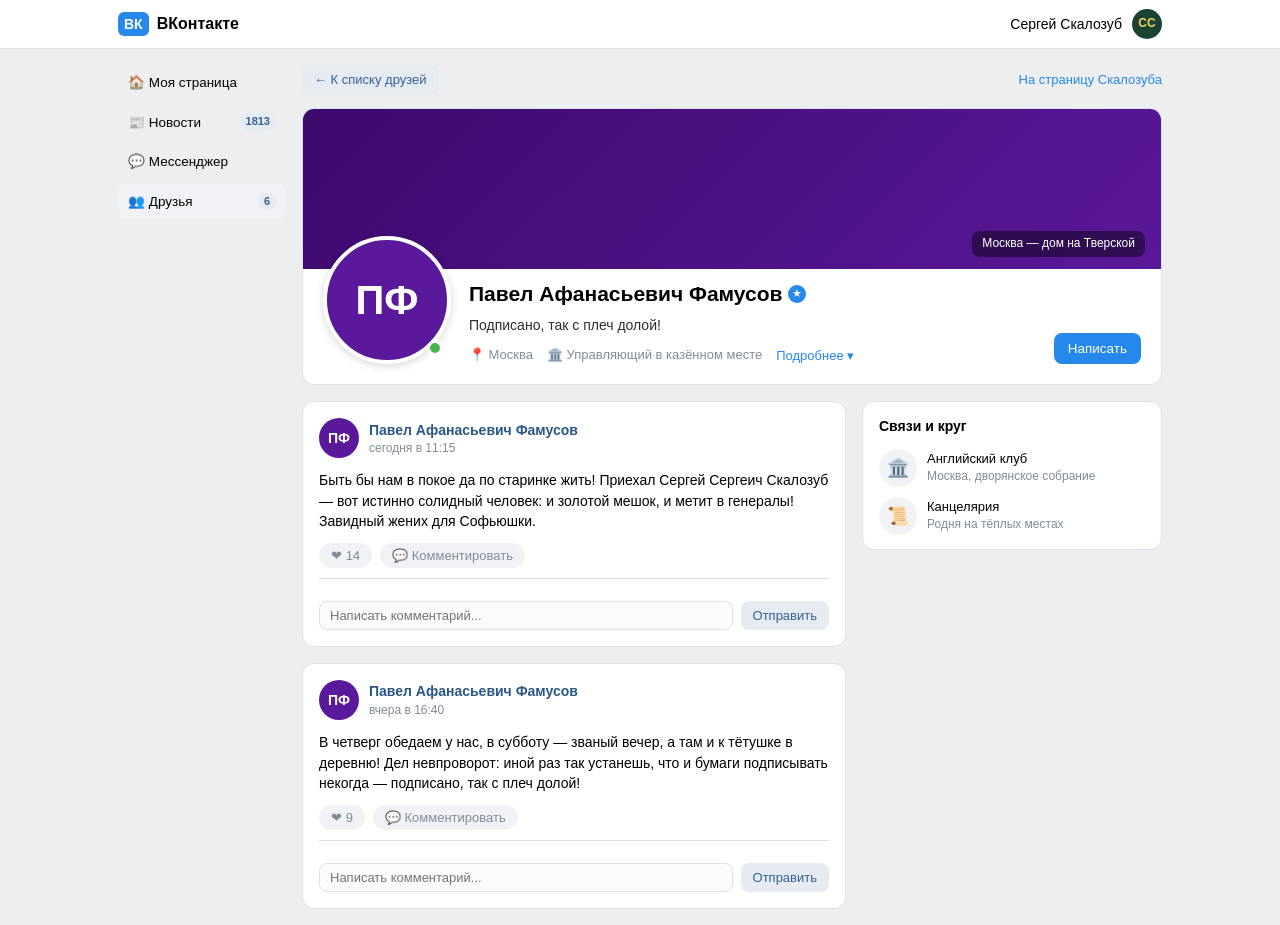
<file: friends/famusov.html>
<!DOCTYPE html>
<html lang="ru">
<head>
  <meta charset="UTF-8" />
  <meta name="viewport" content="width=device-width, initial-scale=1.0" />
  <title>Павел Афанасьевич Фамусов | ВКонтакте</title>
  <script>
    try { if (localStorage.getItem("vk_theme_v1") === "dark") document.documentElement.classList.add("dark-theme"); } catch (e) {}
  </script>
  <link rel="stylesheet" href="../style.css" />
</head>
<body data-replies='["Подписано, так с плеч долой!","Ах! Боже мой! Что станет говорить княгиня Марья Алексевна!","Уж коли зло пресечь: забрать все книги бы да сжечь!","Заезжайте к нам в четверг на обед!"]'>
  <header class="vk-header">
    <div class="vk-header-inner">
      <div class="vk-header-left">
        <a href="../index.html" class="vk-logo">
          <span class="vk-logo-badge">ВК</span>
          <span class="vk-logo-text">ВКонтакте</span>
        </a>
      </div>
      <div class="vk-header-right">
        <span class="vk-user-mini">Сергей Скалозуб</span>
        <div class="vk-avatar-mini">СС</div>
      </div>
    </div>
  </header>

  <div class="vk-layout">
    <aside class="vk-sidebar">
      <nav class="vk-nav">
        <a href="../index.html" class="vk-nav-item">🏠 Моя страница</a>
        <a href="../index.html#wall" class="vk-nav-item">📰 Новости <span class="badge">1813</span></a>
        <a href="#" class="vk-nav-item" id="openChatSidebar">💬 Мессенджер</a>
        <a href="../index.html#friends-tab" class="vk-nav-item active">👥 Друзья <span class="badge">6</span></a>
      </nav>
    </aside>

    <main class="vk-main view-animate">
      <div class="mini-back-bar">
        <a href="../index.html#friends-tab" class="btn btn-secondary btn-sm">← К списку друзей</a>
        <a href="../index.html" class="link-btn">На страницу Скалозуба</a>
      </div>

      <section class="card profile-header-card">
        <div class="profile-cover" style="background: linear-gradient(135deg, #3c096c 0%, #5a189a 100%);">
          <div class="profile-cover-caption">Москва — дом на Тверской</div>
        </div>
        <div class="profile-header-body">
          <div class="profile-avatar-wrap">
            <div class="mini-avatar-circle av-famusov">ПФ</div>
            <span class="online-dot"></span>
          </div>
          <div class="profile-info-top">
            <div class="profile-name-row">
              <h1>Павел Афанасьевич Фамусов</h1>
              <span class="verified-badge">★</span>
            </div>
            <p class="profile-status">Подписано, так с плеч долой!</p>
            <div class="profile-meta-line">
              <span>📍 Москва</span>
              <span>🏛️ Управляющий в казённом месте</span>
              <button class="link-btn" id="toggleDetailsBtn">Подробнее ▾</button>
            </div>
          </div>
          <div class="profile-actions">
            <button class="btn btn-primary" id="openChatBtn">Написать</button>
          </div>
        </div>
        <div class="profile-details hidden" id="profileDetails">
          <div class="details-grid">
            <div class="detail-row"><span>Семья:</span> <strong>Вдовец, дочь Софья Павловна</strong></div>
            <div class="detail-row"><span>Кумир:</span> <strong>Покойный дядя Максим Петрович (служил при Екатерине)</strong></div>
            <div class="detail-row"><span>Отношение к книгам:</span> <strong>«Уж коли зло пресечь: забрать все книги бы да сжечь!»</strong></div>
          </div>
        </div>
      </section>

      <div class="profile-grid">
        <div class="wall-column" id="postsContainer">
          <article class="card post-card">
            <div class="post-header">
              <div class="post-avatar av-famusov">ПФ</div>
              <div>
                <div class="post-author">Павел Афанасьевич Фамусов</div>
                <div class="post-date">сегодня в 11:15</div>
              </div>
            </div>
            <div class="post-text">
              Быть бы нам в покое да по старинке жить! Приехал Сергей Сергеич Скалозуб — вот истинно солидный человек: и золотой мешок, и метит в генералы! Завидный жених для Софьюшки.
            </div>
            <div class="post-actions">
              <button class="action-btn like-btn" data-count="14">❤ <span class="count">14</span></button>
              <button class="action-btn comment-focus-btn">💬 <span>Комментировать</span></button>
            </div>
            <div class="comments-list"></div>
            <div class="add-comment-row">
              <input type="text" class="comment-input" placeholder="Написать комментарий..." />
              <button class="btn btn-secondary btn-sm send-comment-btn">Отправить</button>
            </div>
          </article>

          <article class="card post-card">
            <div class="post-header">
              <div class="post-avatar av-famusov">ПФ</div>
              <div>
                <div class="post-author">Павел Афанасьевич Фамусов</div>
                <div class="post-date">вчера в 16:40</div>
              </div>
            </div>
            <div class="post-text">
              В четверг обедаем у нас, в субботу — званый вечер, а там и к тётушке в деревню! Дел невпроворот: иной раз так устанешь, что и бумаги подписывать некогда — подписано, так с плеч долой!
            </div>
            <div class="post-actions">
              <button class="action-btn like-btn" data-count="9">❤ <span class="count">9</span></button>
              <button class="action-btn comment-focus-btn">💬 <span>Комментировать</span></button>
            </div>
            <div class="comments-list"></div>
            <div class="add-comment-row">
              <input type="text" class="comment-input" placeholder="Написать комментарий..." />
              <button class="btn btn-secondary btn-sm send-comment-btn">Отправить</button>
            </div>
          </article>
        </div>

        <aside class="side-column">
          <section class="card side-card">
            <h2 class="side-title">Связи и круг</h2>
            <ul class="groups-list">
              <li><div class="group-icon">🏛️</div><div><div class="group-name">Английский клуб</div><div class="group-sub">Москва, дворянское собрание</div></div></li>
              <li><div class="group-icon">📜</div><div><div class="group-name">Канцелярия</div><div class="group-sub">Родня на тёплых местах</div></div></li>
            </ul>
          </section>
        </aside>
      </div>
    </main>
  </div>

  <div class="modal-overlay hidden" id="chatModal">
    <div class="modal-card">
      <div class="modal-header">
        <strong>Сообщения: Павел Фамусов</strong>
        <button class="close-modal" id="closeChatBtn">✕</button>
      </div>
      <div class="chat-messages" id="chatMessages">
        <div class="chat-msg incoming">Милости просим, Сергей Сергеич! Чем обязан?</div>
      </div>
      <div class="chat-input-row">
        <input type="text" id="chatInput" placeholder="Написать Фамусову..." />
        <button class="btn btn-primary btn-sm" id="sendChatBtn">Отправить</button>
      </div>
    </div>
  </div>
  <script src="profile.js"></script>
</body>
</html>
</file>
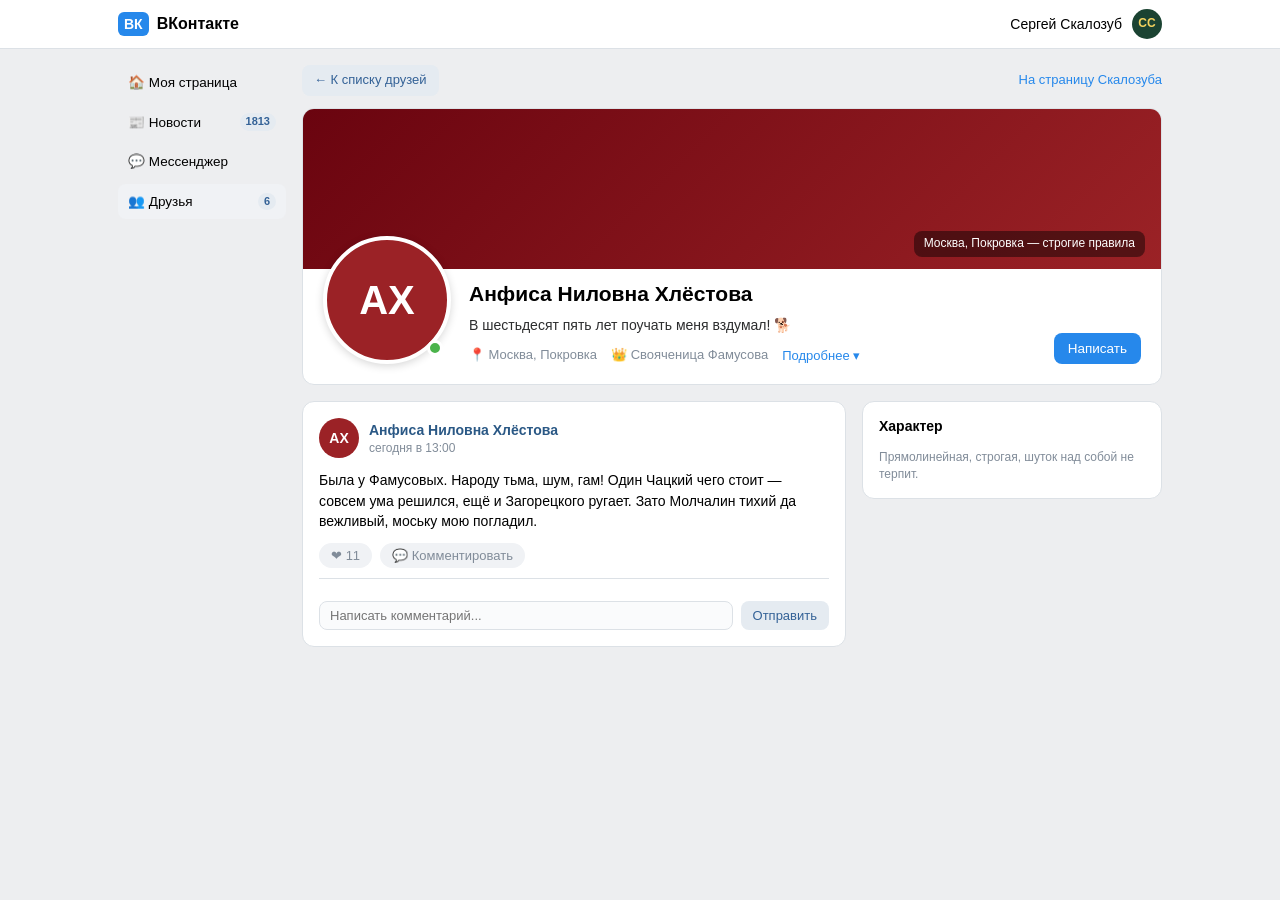
<file: friends/khlestova.html>
<!DOCTYPE html>
<html lang="ru">
<head>
  <meta charset="UTF-8" />
  <meta name="viewport" content="width=device-width, initial-scale=1.0" />
  <title>Анфиса Ниловна Хлёстова | ВКонтакте</title>
  <script>
    try { if (localStorage.getItem("vk_theme_v1") === "dark") document.documentElement.classList.add("dark-theme"); } catch (e) {}
  </script>
  <link rel="stylesheet" href="../style.css" />
</head>
<body data-replies='["Тьфу! Трёх сажень удалец, и что Павел в нём нашёл?","В шестьдесят пять лет меня учить вздумали!","Я с Покровки тащилась сюда по этакой погоде!","Подайте моську да карету мне заказывайте!"]'>
  <header class="vk-header">
    <div class="vk-header-inner">
      <div class="vk-header-left">
        <a href="../index.html" class="vk-logo">
          <span class="vk-logo-badge">ВК</span>
          <span class="vk-logo-text">ВКонтакте</span>
        </a>
      </div>
      <div class="vk-header-right">
        <span class="vk-user-mini">Сергей Скалозуб</span>
        <div class="vk-avatar-mini">СС</div>
      </div>
    </div>
  </header>

  <div class="vk-layout">
    <aside class="vk-sidebar">
      <nav class="vk-nav">
        <a href="../index.html" class="vk-nav-item">🏠 Моя страница</a>
        <a href="../index.html#wall" class="vk-nav-item">📰 Новости <span class="badge">1813</span></a>
        <a href="#" class="vk-nav-item" id="openChatSidebar">💬 Мессенджер</a>
        <a href="../index.html#friends-tab" class="vk-nav-item active">👥 Друзья <span class="badge">6</span></a>
      </nav>
    </aside>

    <main class="vk-main view-animate">
      <div class="mini-back-bar">
        <a href="../index.html#friends-tab" class="btn btn-secondary btn-sm">← К списку друзей</a>
        <a href="../index.html" class="link-btn">На страницу Скалозуба</a>
      </div>

      <section class="card profile-header-card">
        <div class="profile-cover" style="background: linear-gradient(135deg, #6a040f 0%, #9b2226 100%);">
          <div class="profile-cover-caption">Москва, Покровка — строгие правила</div>
        </div>
        <div class="profile-header-body">
          <div class="profile-avatar-wrap">
            <div class="mini-avatar-circle av-khlestova">АХ</div>
            <span class="online-dot"></span>
          </div>
          <div class="profile-info-top">
            <div class="profile-name-row">
              <h1>Анфиса Ниловна Хлёстова</h1>
            </div>
            <p class="profile-status">В шестьдесят пять лет поучать меня вздумал! 🐕</p>
            <div class="profile-meta-line">
              <span>📍 Москва, Покровка</span>
              <span>👑 Свояченица Фамусова</span>
              <button class="link-btn" id="toggleDetailsBtn">Подробнее ▾</button>
            </div>
          </div>
          <div class="profile-actions">
            <button class="btn btn-primary" id="openChatBtn">Написать</button>
          </div>
        </div>
        <div class="profile-details hidden" id="profileDetails">
          <div class="details-grid">
            <div class="detail-row"><span>Возраст:</span> <strong>65 лет</strong></div>
            <div class="detail-row"><span>Спутники:</span> <strong>Собачка моська и арапка-девочка</strong></div>
            <div class="detail-row"><span>Мнение о полковнике:</span> <strong>«Ах, батюшка, трёх сажень удалец...»</strong></div>
          </div>
        </div>
      </section>

      <div class="profile-grid">
        <div class="wall-column" id="postsContainer">
          <article class="card post-card">
            <div class="post-header">
              <div class="post-avatar av-khlestova">АХ</div>
              <div>
                <div class="post-author">Анфиса Ниловна Хлёстова</div>
                <div class="post-date">сегодня в 13:00</div>
              </div>
            </div>
            <div class="post-text">
              Была у Фамусовых. Народу тьма, шум, гам! Один Чацкий чего стоит — совсем ума решился, ещё и Загорецкого ругает. Зато Молчалин тихий да вежливый, моську мою погладил.
            </div>
            <div class="post-actions">
              <button class="action-btn like-btn" data-count="11">❤ <span class="count">11</span></button>
              <button class="action-btn comment-focus-btn">💬 <span>Комментировать</span></button>
            </div>
            <div class="comments-list"></div>
            <div class="add-comment-row">
              <input type="text" class="comment-input" placeholder="Написать комментарий..." />
              <button class="btn btn-secondary btn-sm send-comment-btn">Отправить</button>
            </div>
          </article>
        </div>

        <aside class="side-column">
          <section class="card side-card">
            <h2 class="side-title">Характер</h2>
            <p class="hint">Прямолинейная, строгая, шуток над собой не терпит.</p>
          </section>
        </aside>
      </div>
    </main>
  </div>

  <div class="modal-overlay hidden" id="chatModal">
    <div class="modal-card">
      <div class="modal-header">
        <strong>Сообщения: Анфиса Хлёстова</strong>
        <button class="close-modal" id="closeChatBtn">✕</button>
      </div>
      <div class="chat-messages" id="chatMessages">
        <div class="chat-msg incoming">Ну что ещё надобно? Говори скорее!</div>
      </div>
      <div class="chat-input-row">
        <input type="text" id="chatInput" placeholder="Написать Хлёстовой..." />
        <button class="btn btn-primary btn-sm" id="sendChatBtn">Отправить</button>
      </div>
    </div>
  </div>
  <script src="profile.js"></script>
</body>
</html>
</file>
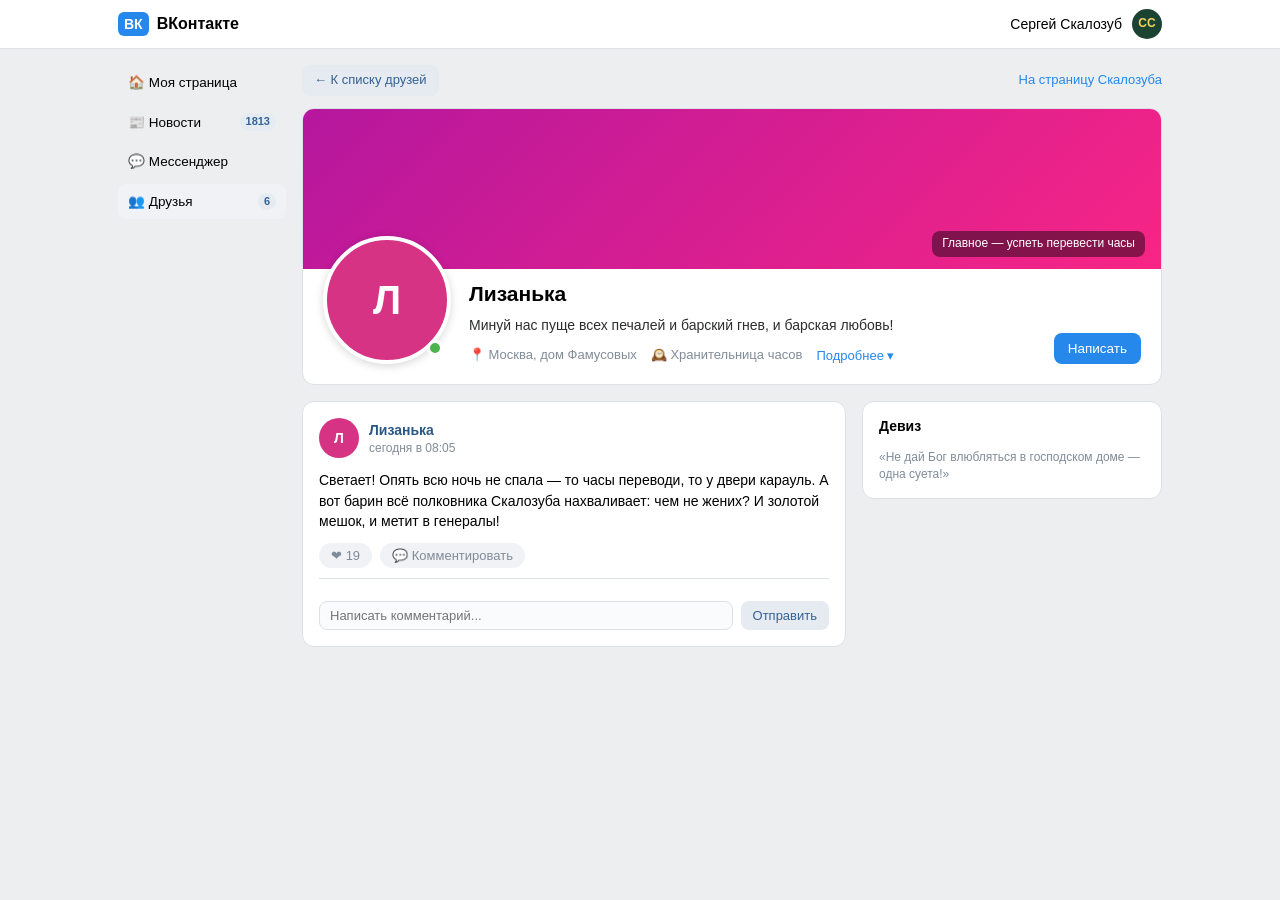
<file: friends/liza.html>
<!DOCTYPE html>
<html lang="ru">
<head>
  <meta charset="UTF-8" />
  <meta name="viewport" content="width=device-width, initial-scale=1.0" />
  <title>Лизанька | ВКонтакте</title>
  <script>
    try { if (localStorage.getItem("vk_theme_v1") === "dark") document.documentElement.classList.add("dark-theme"); } catch (e) {}
  </script>
  <link rel="stylesheet" href="../style.css" />
</head>
<body data-replies='["Минуй нас пуще всех печалей и барский гнев, и барская любовь!","Ой, некогда мне, барин вот-вот позовёт!","И золотой мешок, и метит в генералы — а барышне всё равно не угодил.","Тсс! Я часы перевела, чтобы вы не заметили!"]'>
  <header class="vk-header">
    <div class="vk-header-inner">
      <div class="vk-header-left">
        <a href="../index.html" class="vk-logo">
          <span class="vk-logo-badge">ВК</span>
          <span class="vk-logo-text">ВКонтакте</span>
        </a>
      </div>
      <div class="vk-header-right">
        <span class="vk-user-mini">Сергей Скалозуб</span>
        <div class="vk-avatar-mini">СС</div>
      </div>
    </div>
  </header>

  <div class="vk-layout">
    <aside class="vk-sidebar">
      <nav class="vk-nav">
        <a href="../index.html" class="vk-nav-item">🏠 Моя страница</a>
        <a href="../index.html#wall" class="vk-nav-item">📰 Новости <span class="badge">1813</span></a>
        <a href="#" class="vk-nav-item" id="openChatSidebar">💬 Мессенджер</a>
        <a href="../index.html#friends-tab" class="vk-nav-item active">👥 Друзья <span class="badge">6</span></a>
      </nav>
    </aside>

    <main class="vk-main view-animate">
      <div class="mini-back-bar">
        <a href="../index.html#friends-tab" class="btn btn-secondary btn-sm">← К списку друзей</a>
        <a href="../index.html" class="link-btn">На страницу Скалозуба</a>
      </div>

      <section class="card profile-header-card">
        <div class="profile-cover" style="background: linear-gradient(135deg, #b5179e 0%, #f72585 100%);">
          <div class="profile-cover-caption">Главное — успеть перевести часы</div>
        </div>
        <div class="profile-header-body">
          <div class="profile-avatar-wrap">
            <div class="mini-avatar-circle av-liza">Л</div>
            <span class="online-dot"></span>
          </div>
          <div class="profile-info-top">
            <div class="profile-name-row">
              <h1>Лизанька</h1>
            </div>
            <p class="profile-status">Минуй нас пуще всех печалей и барский гнев, и барская любовь!</p>
            <div class="profile-meta-line">
              <span>📍 Москва, дом Фамусовых</span>
              <span>🕰️ Хранительница часов</span>
              <button class="link-btn" id="toggleDetailsBtn">Подробнее ▾</button>
            </div>
          </div>
          <div class="profile-actions">
            <button class="btn btn-primary" id="openChatBtn">Написать</button>
          </div>
        </div>
        <div class="profile-details hidden" id="profileDetails">
          <div class="details-grid">
            <div class="detail-row"><span>Должность:</span> <strong>Горничная, доверенное лицо Софьи</strong></div>
            <div class="detail-row"><span>Увлечения:</span> <strong>Разгадывать сны, прикрывать барышню, общаться с Петрушкой</strong></div>
          </div>
        </div>
      </section>

      <div class="profile-grid">
        <div class="wall-column" id="postsContainer">
          <article class="card post-card">
            <div class="post-header">
              <div class="post-avatar av-liza">Л</div>
              <div>
                <div class="post-author">Лизанька</div>
                <div class="post-date">сегодня в 08:05</div>
              </div>
            </div>
            <div class="post-text">
              Светает! Опять всю ночь не спала — то часы переводи, то у двери карауль. А вот барин всё полковника Скалозуба нахваливает: чем не жених? И золотой мешок, и метит в генералы!
            </div>
            <div class="post-actions">
              <button class="action-btn like-btn" data-count="19">❤ <span class="count">19</span></button>
              <button class="action-btn comment-focus-btn">💬 <span>Комментировать</span></button>
            </div>
            <div class="comments-list"></div>
            <div class="add-comment-row">
              <input type="text" class="comment-input" placeholder="Написать комментарий..." />
              <button class="btn btn-secondary btn-sm send-comment-btn">Отправить</button>
            </div>
          </article>
        </div>

        <aside class="side-column">
          <section class="card side-card">
            <h2 class="side-title">Девиз</h2>
            <p class="hint">«Не дай Бог влюбляться в господском доме — одна суета!»</p>
          </section>
        </aside>
      </div>
    </main>
  </div>

  <div class="modal-overlay hidden" id="chatModal">
    <div class="modal-card">
      <div class="modal-header">
        <strong>Сообщения: Лизанька</strong>
        <button class="close-modal" id="closeChatBtn">✕</button>
      </div>
      <div class="chat-messages" id="chatMessages">
        <div class="chat-msg incoming">Слушаю-с! Только потише, а то барин услышит.</div>
      </div>
      <div class="chat-input-row">
        <input type="text" id="chatInput" placeholder="Написать Лизе..." />
        <button class="btn btn-primary btn-sm" id="sendChatBtn">Отправить</button>
      </div>
    </div>
  </div>
  <script src="profile.js"></script>
</body>
</html>
</file>
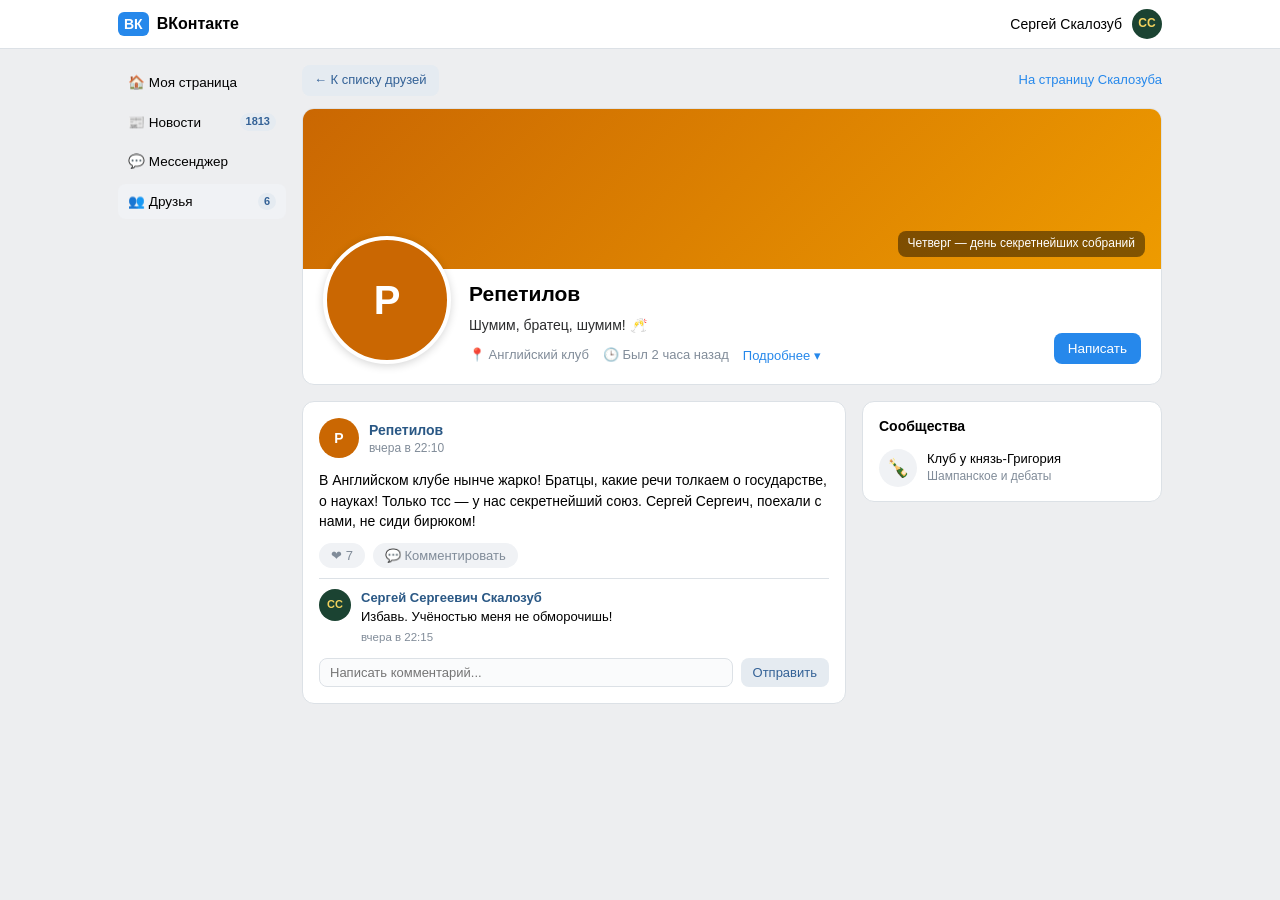
<file: friends/repetilov.html>
<!DOCTYPE html>
<html lang="ru">
<head>
  <meta charset="UTF-8" />
  <meta name="viewport" content="width=device-width, initial-scale=1.0" />
  <title>Репетилов | ВКонтакте</title>
  <script>
    try { if (localStorage.getItem("vk_theme_v1") === "dark") document.documentElement.classList.add("dark-theme"); } catch (e) {}
  </script>
  <link rel="stylesheet" href="../style.css" />
</head>
<body data-replies='["Шумим, братец, шумим!","Поехали к князь-Григорию! Там человек сорок, шампанское на убой!","Секретнейший союз! Сам не пойму о чём, но ужасно умно!","Скалозуб, душа моя, ну зачем тебе этот фрунт?"]'>
  <header class="vk-header">
    <div class="vk-header-inner">
      <div class="vk-header-left">
        <a href="../index.html" class="vk-logo">
          <span class="vk-logo-badge">ВК</span>
          <span class="vk-logo-text">ВКонтакте</span>
        </a>
      </div>
      <div class="vk-header-right">
        <span class="vk-user-mini">Сергей Скалозуб</span>
        <div class="vk-avatar-mini">СС</div>
      </div>
    </div>
  </header>

  <div class="vk-layout">
    <aside class="vk-sidebar">
      <nav class="vk-nav">
        <a href="../index.html" class="vk-nav-item">🏠 Моя страница</a>
        <a href="../index.html#wall" class="vk-nav-item">📰 Новости <span class="badge">1813</span></a>
        <a href="#" class="vk-nav-item" id="openChatSidebar">💬 Мессенджер</a>
        <a href="../index.html#friends-tab" class="vk-nav-item active">👥 Друзья <span class="badge">6</span></a>
      </nav>
    </aside>

    <main class="vk-main view-animate">
      <div class="mini-back-bar">
        <a href="../index.html#friends-tab" class="btn btn-secondary btn-sm">← К списку друзей</a>
        <a href="../index.html" class="link-btn">На страницу Скалозуба</a>
      </div>

      <section class="card profile-header-card">
        <div class="profile-cover" style="background: linear-gradient(135deg, #ca6702 0%, #ee9b00 100%);">
          <div class="profile-cover-caption">Четверг — день секретнейших собраний</div>
        </div>
        <div class="profile-header-body">
          <div class="profile-avatar-wrap">
            <div class="mini-avatar-circle av-repetilov">Р</div>
          </div>
          <div class="profile-info-top">
            <div class="profile-name-row">
              <h1>Репетилов</h1>
            </div>
            <p class="profile-status">Шумим, братец, шумим! 🥂</p>
            <div class="profile-meta-line">
              <span>📍 Английский клуб</span>
              <span>🕒 Был 2 часа назад</span>
              <button class="link-btn" id="toggleDetailsBtn">Подробнее ▾</button>
            </div>
          </div>
          <div class="profile-actions">
            <button class="btn btn-primary" id="openChatBtn">Написать</button>
          </div>
        </div>
        <div class="profile-details hidden" id="profileDetails">
          <div class="details-grid">
            <div class="detail-row"><span>Кружок:</span> <strong>Собрания у князь-Григория по четвергам</strong></div>
            <div class="detail-row"><span>Знакомые гении:</span> <strong>Левон и Боринька, Воркулов Евдоким, Ипполит Удушьев</strong></div>
            <div class="detail-row"><span>Характер:</span> <strong>Вру без умыслу, пустой малый, зато душа нараспашку!</strong></div>
          </div>
        </div>
      </section>

      <div class="profile-grid">
        <div class="wall-column" id="postsContainer">
          <article class="card post-card">
            <div class="post-header">
              <div class="post-avatar av-repetilov">Р</div>
              <div>
                <div class="post-author">Репетилов</div>
                <div class="post-date">вчера в 22:10</div>
              </div>
            </div>
            <div class="post-text">
              В Английском клубе нынче жарко! Братцы, какие речи толкаем о государстве, о науках! Только тсс — у нас секретнейший союз. Сергей Сергеич, поехали с нами, не сиди бирюком!
            </div>
            <div class="post-actions">
              <button class="action-btn like-btn" data-count="7">❤ <span class="count">7</span></button>
              <button class="action-btn comment-focus-btn">💬 <span>Комментировать</span></button>
            </div>
            <div class="comments-list">
              <div class="comment">
                <div class="comment-avatar av-skalozub">СС</div>
                <div class="comment-body">
                  <span class="comment-author">Сергей Сергеевич Скалозуб</span>
                  Избавь. Учёностью меня не обморочишь!
                  <div class="comment-date">вчера в 22:15</div>
                </div>
              </div>
            </div>
            <div class="add-comment-row">
              <input type="text" class="comment-input" placeholder="Написать комментарий..." />
              <button class="btn btn-secondary btn-sm send-comment-btn">Отправить</button>
            </div>
          </article>
        </div>

        <aside class="side-column">
          <section class="card side-card">
            <h2 class="side-title">Сообщества</h2>
            <ul class="groups-list">
              <li><div class="group-icon">🍾</div><div><div class="group-name">Клуб у князь-Григория</div><div class="group-sub">Шампанское и дебаты</div></div></li>
            </ul>
          </section>
        </aside>
      </div>
    </main>
  </div>

  <div class="modal-overlay hidden" id="chatModal">
    <div class="modal-card">
      <div class="modal-header">
        <strong>Сообщения: Репетилов</strong>
        <button class="close-modal" id="closeChatBtn">✕</button>
      </div>
      <div class="chat-messages" id="chatMessages">
        <div class="chat-msg incoming">А, душа моя! Куда пропал? Поехали в клуб!</div>
      </div>
      <div class="chat-input-row">
        <input type="text" id="chatInput" placeholder="Написать Репетилову..." />
        <button class="btn btn-primary btn-sm" id="sendChatBtn">Отправить</button>
      </div>
    </div>
  </div>
  <script src="profile.js"></script>
</body>
</html>
</file>
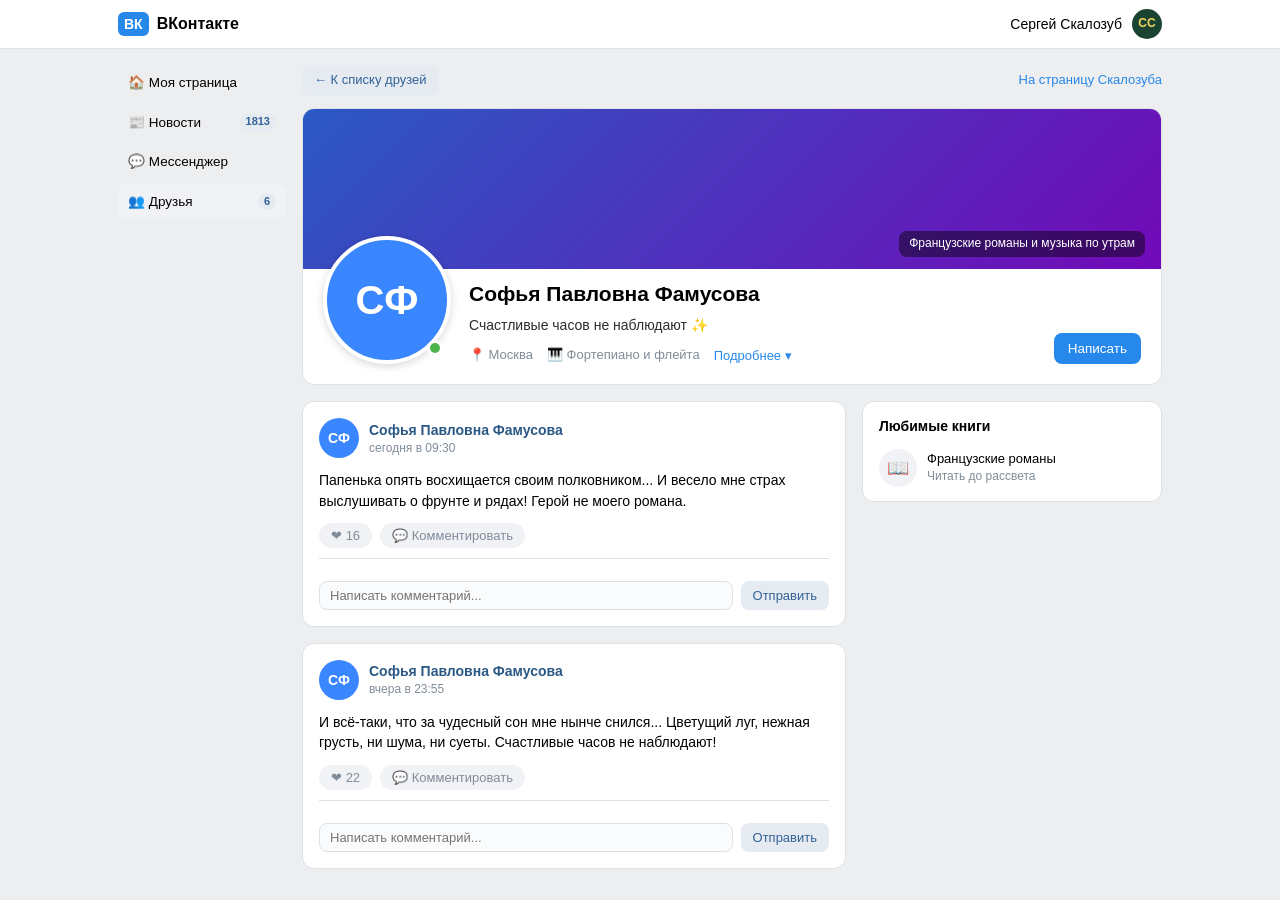
<file: friends/sofia.html>
<!DOCTYPE html>
<html lang="ru">
<head>
  <meta charset="UTF-8" />
  <meta name="viewport" content="width=device-width, initial-scale=1.0" />
  <title>Софья Павловна Фамусова | ВКонтакте</title>
  <script>
    try { if (localStorage.getItem("vk_theme_v1") === "dark") document.documentElement.classList.add("dark-theme"); } catch (e) {}
  </script>
  <link rel="stylesheet" href="../style.css" />
</head>
<body data-replies='["Счастливые часов не наблюдают...","Ах, избавьте меня от разговоров о фрунте и рядах!","Молчалин — человек тихий и скромный, не чета другим.","Мне сейчас не до балов и не до гостей."]'>
  <header class="vk-header">
    <div class="vk-header-inner">
      <div class="vk-header-left">
        <a href="../index.html" class="vk-logo">
          <span class="vk-logo-badge">ВК</span>
          <span class="vk-logo-text">ВКонтакте</span>
        </a>
      </div>
      <div class="vk-header-right">
        <span class="vk-user-mini">Сергей Скалозуб</span>
        <div class="vk-avatar-mini">СС</div>
      </div>
    </div>
  </header>

  <div class="vk-layout">
    <aside class="vk-sidebar">
      <nav class="vk-nav">
        <a href="../index.html" class="vk-nav-item">🏠 Моя страница</a>
        <a href="../index.html#wall" class="vk-nav-item">📰 Новости <span class="badge">1813</span></a>
        <a href="#" class="vk-nav-item" id="openChatSidebar">💬 Мессенджер</a>
        <a href="../index.html#friends-tab" class="vk-nav-item active">👥 Друзья <span class="badge">6</span></a>
      </nav>
    </aside>

    <main class="vk-main view-animate">
      <div class="mini-back-bar">
        <a href="../index.html#friends-tab" class="btn btn-secondary btn-sm">← К списку друзей</a>
        <a href="../index.html" class="link-btn">На страницу Скалозуба</a>
      </div>

      <section class="card profile-header-card">
        <div class="profile-cover" style="background: linear-gradient(135deg, #2b59c3 0%, #7209b7 100%);">
          <div class="profile-cover-caption">Французские романы и музыка по утрам</div>
        </div>
        <div class="profile-header-body">
          <div class="profile-avatar-wrap">
            <div class="mini-avatar-circle av-sofia">СФ</div>
            <span class="online-dot"></span>
          </div>
          <div class="profile-info-top">
            <div class="profile-name-row">
              <h1>Софья Павловна Фамусова</h1>
            </div>
            <p class="profile-status">Счастливые часов не наблюдают ✨</p>
            <div class="profile-meta-line">
              <span>📍 Москва</span>
              <span>🎹 Фортепиано и флейта</span>
              <button class="link-btn" id="toggleDetailsBtn">Подробнее ▾</button>
            </div>
          </div>
          <div class="profile-actions">
            <button class="btn btn-primary" id="openChatBtn">Написать</button>
          </div>
        </div>
        <div class="profile-details hidden" id="profileDetails">
          <div class="details-grid">
            <div class="detail-row"><span>Семья:</span> <strong>Отец — Павел Афанасьевич Фамусов</strong></div>
            <div class="detail-row"><span>Вкусы:</span> <strong>Сентиментальные романы, нежная музыка</strong></div>
            <div class="detail-row"><span>О Скалозубе:</span> <strong>«Куда как мил! Не моего романа»</strong></div>
          </div>
        </div>
      </section>

      <div class="profile-grid">
        <div class="wall-column" id="postsContainer">
          <article class="card post-card">
            <div class="post-header">
              <div class="post-avatar av-sofia">СФ</div>
              <div>
                <div class="post-author">Софья Павловна Фамусова</div>
                <div class="post-date">сегодня в 09:30</div>
              </div>
            </div>
            <div class="post-text">
              Папенька опять восхищается своим полковником... И весело мне страх выслушивать о фрунте и рядах! Герой не моего романа.
            </div>
            <div class="post-actions">
              <button class="action-btn like-btn" data-count="16">❤ <span class="count">16</span></button>
              <button class="action-btn comment-focus-btn">💬 <span>Комментировать</span></button>
            </div>
            <div class="comments-list"></div>
            <div class="add-comment-row">
              <input type="text" class="comment-input" placeholder="Написать комментарий..." />
              <button class="btn btn-secondary btn-sm send-comment-btn">Отправить</button>
            </div>
          </article>

          <article class="card post-card">
            <div class="post-header">
              <div class="post-avatar av-sofia">СФ</div>
              <div>
                <div class="post-author">Софья Павловна Фамусова</div>
                <div class="post-date">вчера в 23:55</div>
              </div>
            </div>
            <div class="post-text">
              И всё-таки, что за чудесный сон мне нынче снился... Цветущий луг, нежная грусть, ни шума, ни суеты. Счастливые часов не наблюдают!
            </div>
            <div class="post-actions">
              <button class="action-btn like-btn" data-count="22">❤ <span class="count">22</span></button>
              <button class="action-btn comment-focus-btn">💬 <span>Комментировать</span></button>
            </div>
            <div class="comments-list"></div>
            <div class="add-comment-row">
              <input type="text" class="comment-input" placeholder="Написать комментарий..." />
              <button class="btn btn-secondary btn-sm send-comment-btn">Отправить</button>
            </div>
          </article>
        </div>

        <aside class="side-column">
          <section class="card side-card">
            <h2 class="side-title">Любимые книги</h2>
            <ul class="groups-list">
              <li><div class="group-icon">📖</div><div><div class="group-name">Французские романы</div><div class="group-sub">Читать до рассвета</div></div></li>
            </ul>
          </section>
        </aside>
      </div>
    </main>
  </div>

  <div class="modal-overlay hidden" id="chatModal">
    <div class="modal-card">
      <div class="modal-header">
        <strong>Сообщения: Софья Фамусова</strong>
        <button class="close-modal" id="closeChatBtn">✕</button>
      </div>
      <div class="chat-messages" id="chatMessages">
        <div class="chat-msg incoming">Ах, здравствуйте. Прошу вас, только не о полковых учениях.</div>
      </div>
      <div class="chat-input-row">
        <input type="text" id="chatInput" placeholder="Написать Софье..." />
        <button class="btn btn-primary btn-sm" id="sendChatBtn">Отправить</button>
      </div>
    </div>
  </div>
  <script src="profile.js"></script>
</body>
</html>
</file>
<file: style.css>
:root {
  --vk-bg: #edeef0;
  --vk-card: #ffffff;
  --vk-surface: #fafbfc;
  --vk-hover: #f0f2f5;
  --vk-blue: #2688eb;
  --vk-blue-dark: #1d6fc2;
  --vk-btn-sec-bg: #e5ebf1;
  --vk-btn-sec-text: #346297;
  --vk-text: #000000;
  --vk-text-soft: #2c2d2e;
  --vk-link: #2a5885;
  --vk-muted: #818c99;
  --vk-border: #dce1e6;
  --vk-red: #e64646;
  --vk-chat-bg: #f5f7fa;
  --vk-chat-out: #cce4ff;
  --radius: 12px;
}

html.dark-theme {
  --vk-bg: #141414;
  --vk-card: #222222;
  --vk-surface: #292929;
  --vk-hover: #2f2f2f;
  --vk-blue: #71aaeb;
  --vk-blue-dark: #5c9ce6;
  --vk-btn-sec-bg: #333333;
  --vk-btn-sec-text: #e1e3e6;
  --vk-text: #e1e3e6;
  --vk-text-soft: #c4c8cc;
  --vk-link: #71aaeb;
  --vk-muted: #828282;
  --vk-border: #363738;
  --vk-chat-bg: #19191a;
  --vk-chat-out: #2b4c72;
}

* {
  box-sizing: border-box;
  margin: 0;
  padding: 0;
}

html {
  scroll-behavior: smooth;
}

body {
  font-family: -apple-system, BlinkMacSystemFont, "Segoe UI", Roboto, Helvetica, Arial, sans-serif;
  background-color: var(--vk-bg);
  color: var(--vk-text);
  line-height: 1.45;
  font-size: 14px;
}

html.theme-animating body,
html.theme-animating .card,
html.theme-animating .vk-header {
  transition: background-color 0.2s ease, color 0.2s ease, border-color 0.2s ease;
}

/* Шапка */
.vk-header {
  background: var(--vk-card);
  border-bottom: 1px solid var(--vk-border);
  position: sticky;
  top: 0;
  z-index: 100;
}

.vk-header-inner {
  max-width: 1076px;
  margin: 0 auto;
  height: 48px;
  padding: 0 16px;
  display: flex;
  align-items: center;
  justify-content: space-between;
}

.vk-logo {
  display: flex;
  align-items: center;
  gap: 8px;
  text-decoration: none;
  color: var(--vk-text);
  font-weight: 700;
  font-size: 16px;
}

.vk-logo-badge {
  background: var(--vk-blue);
  color: #fff;
  padding: 2px 6px;
  border-radius: 6px;
  font-size: 14px;
}

.vk-header-right {
  display: flex;
  align-items: center;
  gap: 10px;
  font-weight: 500;
}

.theme-toggle-btn {
  background: var(--vk-hover);
  border: 1px solid var(--vk-border);
  border-radius: 8px;
  padding: 4px 8px;
  cursor: pointer;
  font-size: 14px;
  line-height: 1;
}

.vk-avatar-mini {
  width: 30px;
  height: 30px;
  border-radius: 50%;
  background-color: #1b4332;
  background-size: cover;
  background-position: center;
  color: #f4d35e;
  display: flex;
  align-items: center;
  justify-content: center;
  font-size: 12px;
  font-weight: 700;
  overflow: hidden;
  flex-shrink: 0;
}

/* Сетка */
.vk-layout {
  max-width: 1076px;
  margin: 16px auto;
  padding: 0 16px;
  display: grid;
  grid-template-columns: 168px 1fr;
  gap: 16px;
}

.vk-nav {
  display: flex;
  flex-direction: column;
  gap: 4px;
  position: sticky;
  top: 64px;
}

.vk-nav-item {
  display: flex;
  align-items: center;
  justify-content: space-between;
  padding: 8px 10px;
  border-radius: 8px;
  text-decoration: none;
  color: var(--vk-text);
  font-size: 13.5px;
  transition: background 0.15s, transform 0.12s;
}

.vk-nav-item:hover,
.vk-nav-item.active {
  background: var(--vk-hover);
}

.vk-nav-item:active {
  transform: scale(0.97);
}

.badge {
  background: var(--vk-btn-sec-bg);
  color: var(--vk-btn-sec-text);
  font-size: 11px;
  padding: 1px 6px;
  border-radius: 10px;
  font-weight: 600;
}

.card {
  background: var(--vk-card);
  border-radius: var(--radius);
  border: 1px solid var(--vk-border);
  overflow: hidden;
}

.guest-banner {
  background: var(--vk-card);
  border: 1px solid var(--vk-border);
  border-radius: var(--radius);
  padding: 10px 16px;
  margin-bottom: 14px;
  display: flex;
  align-items: center;
  justify-content: space-between;
  gap: 10px;
  flex-wrap: wrap;
  font-size: 13.5px;
}

/* Профиль */
.profile-cover {
  height: 160px;
  background: linear-gradient(135deg, #1b4332 0%, #2d6a4f 50%, #7f1d1d 100%);
  display: flex;
  align-items: flex-end;
  justify-content: flex-end;
  padding: 12px 16px;
}

.profile-cover-caption {
  background: rgba(0, 0, 0, 0.45);
  color: #fff;
  padding: 4px 10px;
  border-radius: 8px;
  font-size: 12px;
}

.profile-header-body {
  padding: 0 20px 20px;
  display: flex;
  align-items: flex-end;
  gap: 18px;
  flex-wrap: wrap;
}

.profile-avatar-wrap {
  margin-top: -54px;
  position: relative;
  flex-shrink: 0;
  width: 128px;
  height: 128px;
}

.profile-avatar-svg,
.profile-avatar-img,
.mini-avatar-circle {
  width: 128px;
  height: 128px;
  border-radius: 50%;
  border: 4px solid var(--vk-card);
  display: block;
  object-fit: cover;
  background-size: cover;
  background-position: center;
  box-shadow: 0 2px 8px rgba(0, 0, 0, 0.16);
}

.mini-avatar-circle {
  display: flex;
  align-items: center;
  justify-content: center;
  font-size: 40px;
  font-weight: 700;
  color: #fff;
  overflow: hidden;
}

.avatar-upload-btn {
  position: absolute;
  bottom: 4px;
  left: 4px;
  width: 32px;
  height: 32px;
  border-radius: 50%;
  background: rgba(0, 0, 0, 0.68);
  color: #fff;
  display: flex;
  align-items: center;
  justify-content: center;
  font-size: 15px;
  cursor: pointer;
  border: 2px solid var(--vk-card);
  transition: transform 0.15s, background 0.15s;
}

.avatar-upload-btn:hover {
  background: var(--vk-blue);
  transform: scale(1.08);
}

.avatar-reset-btn {
  position: absolute;
  top: 4px;
  right: 4px;
  width: 24px;
  height: 24px;
  border-radius: 50%;
  border: 2px solid var(--vk-card);
  background: rgba(230, 70, 70, 0.92);
  color: #fff;
  font-size: 12px;
  cursor: pointer;
  display: flex;
  align-items: center;
  justify-content: center;
}

.online-dot {
  position: absolute;
  bottom: 8px;
  right: 8px;
  width: 16px;
  height: 16px;
  background: #4bb34b;
  border: 3px solid var(--vk-card);
  border-radius: 50%;
}

.profile-info-top {
  flex: 1;
  min-width: 220px;
  padding-top: 10px;
}

.profile-name-row {
  display: flex;
  align-items: center;
  gap: 6px;
}

.profile-name-row h1 {
  font-size: 21px;
  font-weight: 700;
}

.verified-badge {
  background: var(--vk-blue);
  color: #fff;
  font-size: 11px;
  width: 18px;
  height: 18px;
  border-radius: 50%;
  display: inline-flex;
  align-items: center;
  justify-content: center;
}

.profile-status {
  margin-top: 4px;
  color: var(--vk-text-soft);
  cursor: pointer;
  display: inline-block;
  padding: 2px 6px;
  margin-left: -6px;
  border-radius: 6px;
}

.profile-status:hover {
  background: var(--vk-hover);
}

.status-editor {
  margin-top: 8px;
  padding: 10px;
  background: var(--vk-surface);
  border: 1px solid var(--vk-border);
  border-radius: 8px;
  display: flex;
  flex-direction: column;
  gap: 8px;
  max-width: 420px;
}

.status-editor select,
.status-editor input {
  border: 1px solid var(--vk-border);
  background: var(--vk-card);
  color: var(--vk-text);
  border-radius: 6px;
  padding: 6px 8px;
  font-size: 13px;
  outline: none;
}

.status-editor-btns {
  display: flex;
  gap: 8px;
}

.profile-meta-line {
  margin-top: 8px;
  display: flex;
  flex-wrap: wrap;
  gap: 14px;
  color: var(--vk-muted);
  font-size: 13px;
  align-items: center;
}

.link-btn {
  background: none;
  border: none;
  color: var(--vk-blue);
  cursor: pointer;
  font-size: 13px;
  font-weight: 500;
  text-decoration: none;
}

.profile-actions {
  display: flex;
  gap: 8px;
  padding-top: 10px;
}

.btn {
  border: none;
  border-radius: 8px;
  padding: 8px 14px;
  font-size: 13.5px;
  font-weight: 500;
  cursor: pointer;
  text-decoration: none;
  display: inline-flex;
  align-items: center;
  justify-content: center;
  transition: background 0.15s, opacity 0.15s;
}

.btn-sm {
  padding: 6px 12px;
  font-size: 13px;
}

.btn-primary {
  background: var(--vk-blue);
  color: #fff;
}

.btn-primary:hover {
  background: var(--vk-blue-dark);
}

.btn-secondary {
  background: var(--vk-btn-sec-bg);
  color: var(--vk-btn-sec-text);
}

.btn-secondary:hover {
  opacity: 0.9;
}

.btn-danger-soft {
  background: rgba(230, 70, 70, 0.12);
  color: var(--vk-red);
}

.btn-danger-soft:hover {
  background: rgba(230, 70, 70, 0.22);
}

.profile-details {
  border-top: 1px solid var(--vk-border);
  padding: 16px 20px;
  background: var(--vk-surface);
}

.details-grid {
  display: flex;
  flex-direction: column;
  gap: 8px;
}

.detail-row {
  display: grid;
  grid-template-columns: 180px 1fr;
  gap: 10px;
  font-size: 13.5px;
}

.detail-row span {
  color: var(--vk-muted);
}

.hidden {
  display: none !important;
}

/* Двухколоночный блок */
.profile-grid {
  margin-top: 16px;
  display: grid;
  grid-template-columns: 1fr 300px;
  gap: 16px;
  align-items: start;
}

.wall-column,
.side-column {
  display: flex;
  flex-direction: column;
  gap: 16px;
}

#wall {
  scroll-margin-top: 64px;
}

/* Фотографии */
.photos-card {
  padding: 14px 16px;
}

.photos-strip {
  display: grid;
  grid-template-columns: repeat(4, 1fr);
  gap: 8px;
}

.photo-thumb {
  border: none;
  border-radius: 8px;
  overflow: hidden;
  position: relative;
  cursor: pointer;
  aspect-ratio: 1 / 1;
  background: #1d1d1d;
  padding: 0;
  transition: transform 0.15s;
}

.photo-thumb:hover {
  transform: scale(1.03);
}

.photo-thumb svg {
  width: 100%;
  height: 100%;
  display: block;
}

.photo-label {
  position: absolute;
  bottom: 0;
  left: 0;
  right: 0;
  background: rgba(0, 0, 0, 0.58);
  color: #fff;
  font-size: 11px;
  padding: 3px 4px;
  text-align: center;
}

/* Анимации */
@keyframes newsHighlight {
  0% {
    opacity: 0.25;
    transform: translateY(20px) scale(0.98);
    border-color: var(--vk-blue);
    box-shadow: 0 0 0 3px rgba(38, 136, 235, 0.28);
  }
  55% {
    opacity: 1;
    transform: translateY(-2px) scale(1.005);
    border-color: var(--vk-blue);
    box-shadow: 0 8px 22px rgba(38, 136, 235, 0.18);
  }
  100% {
    opacity: 1;
    transform: translateY(0) scale(1);
    border-color: var(--vk-border);
    box-shadow: none;
  }
}

.post-card.news-animate {
  animation: newsHighlight 0.65s cubic-bezier(0.22, 1, 0.36, 1) both;
}

@keyframes viewFadeIn {
  from {
    opacity: 0;
    transform: translateY(10px);
  }
  to {
    opacity: 1;
    transform: translateY(0);
  }
}

.view-animate {
  animation: viewFadeIn 0.28s ease-out both;
}

/* Новый пост */
.new-post-card {
  padding: 14px 16px;
}

.new-post-card textarea {
  width: 100%;
  border: none;
  background: transparent;
  color: var(--vk-text);
  resize: vertical;
  outline: none;
  font-family: inherit;
  font-size: 14px;
}

.new-post-footer {
  margin-top: 10px;
  padding-top: 10px;
  border-top: 1px solid var(--vk-border);
  display: flex;
  justify-content: space-between;
  align-items: center;
}

.hint {
  color: var(--vk-muted);
  font-size: 12px;
}

/* Посты */
.post-card {
  padding: 16px;
}

#postsContainer {
  display: flex;
  flex-direction: column;
  gap: 16px;
}

.post-header {
  display: flex;
  align-items: center;
  gap: 10px;
}

.post-avatar,
.comment-avatar,
.friend-av,
.friend-page-av,
.dialog-av {
  border-radius: 50%;
  display: flex;
  align-items: center;
  justify-content: center;
  font-weight: 700;
  color: #fff;
  flex-shrink: 0;
  background-size: cover;
  background-position: center;
  background-repeat: no-repeat;
}

.post-avatar {
  width: 40px;
  height: 40px;
  font-size: 14px;
}

.av-skalozub  { background-color: #1b4332; color: #f4d35e; }
.av-famusov   { background-color: #5a189a; }
.av-khlestova { background-color: #9b2226; }
.av-repetilov { background-color: #ca6702; }
.av-liza      { background-color: #d63384; }
.av-sofia     { background-color: #3a86ff; }
.av-chatsky   { background-color: #495057; }

.post-author {
  font-weight: 600;
  color: var(--vk-link);
}

.post-date {
  font-size: 12px;
  color: var(--vk-muted);
}

.post-text {
  margin: 12px 0;
  font-size: 14px;
}

/* Опрос */
.poll-box {
  background: var(--vk-surface);
  border: 1px solid var(--vk-border);
  border-radius: 10px;
  padding: 12px;
  margin-bottom: 12px;
  display: flex;
  flex-direction: column;
  gap: 8px;
}

.poll-title {
  font-weight: 600;
  font-size: 13.5px;
}

.poll-option {
  position: relative;
  border: 1px solid var(--vk-border);
  background: var(--vk-card);
  color: var(--vk-text);
  border-radius: 8px;
  padding: 9px 12px;
  cursor: pointer;
  display: flex;
  justify-content: space-between;
  align-items: center;
  overflow: hidden;
  text-align: left;
  font-size: 13.5px;
}

.poll-option.selected {
  border-color: var(--vk-blue);
  font-weight: 600;
}

.poll-fill {
  position: absolute;
  top: 0;
  left: 0;
  bottom: 0;
  width: 0%;
  background: rgba(38, 136, 235, 0.16);
  transition: width 0.45s cubic-bezier(0.22, 1, 0.36, 1);
  pointer-events: none;
}

.poll-label,
.poll-percent {
  position: relative;
  z-index: 1;
}

.poll-percent {
  font-size: 12.5px;
  color: var(--vk-muted);
  font-weight: 600;
}

.poll-footer {
  font-size: 12px;
  color: var(--vk-muted);
}

.post-actions {
  display: flex;
  gap: 8px;
  padding-bottom: 10px;
  border-bottom: 1px solid var(--vk-border);
}

.action-btn {
  background: var(--vk-hover);
  color: var(--vk-muted);
  border: none;
  border-radius: 16px;
  padding: 5px 12px;
  cursor: pointer;
  font-size: 13px;
  font-weight: 500;
  transition: opacity 0.15s;
}

.action-btn:hover {
  opacity: 0.85;
}

.like-btn.liked {
  background: rgba(230, 70, 70, 0.16);
  color: var(--vk-red);
}

/* Комментарии */
.comments-list {
  margin-top: 10px;
  display: flex;
  flex-direction: column;
  gap: 10px;
}

.comment {
  display: flex;
  align-items: flex-start;
  gap: 10px;
  font-size: 13px;
}

.comment-avatar {
  width: 32px;
  height: 32px;
  font-size: 11px;
}

.comment-author {
  display: block;
  font-weight: 600;
  color: var(--vk-link);
}

.comment-date {
  font-size: 11.5px;
  color: var(--vk-muted);
  margin-top: 2px;
}

.add-comment-row {
  margin-top: 12px;
  display: flex;
  gap: 8px;
}

.comment-input {
  flex: 1;
  border: 1px solid var(--vk-border);
  background: var(--vk-surface);
  color: var(--vk-text);
  border-radius: 8px;
  padding: 6px 10px;
  font-size: 13px;
  outline: none;
}

.comment-input:focus {
  border-color: var(--vk-blue);
}

/* Правая колонка */
.side-card {
  padding: 14px 16px;
}

.side-title-row {
  display: flex;
  align-items: center;
  justify-content: space-between;
  margin-bottom: 12px;
}

.side-title-row .side-title {
  margin-bottom: 0;
}

.side-title {
  font-size: 14px;
  font-weight: 600;
  margin-bottom: 12px;
}

.muted {
  color: var(--vk-muted);
  font-weight: 400;
}

.friends-grid {
  display: grid;
  grid-template-columns: repeat(3, 1fr);
  gap: 10px;
  text-align: center;
}

.friend-item {
  display: flex;
  flex-direction: column;
  align-items: center;
  gap: 5px;
  font-size: 12px;
  text-decoration: none;
  color: var(--vk-text);
  transition: opacity 0.15s;
}

.friend-item:hover {
  opacity: 0.8;
}

.friend-av {
  width: 52px;
  height: 52px;
  font-size: 15px;
}

/* Подарки */
.gifts-grid {
  display: grid;
  grid-template-columns: repeat(3, 1fr);
  gap: 8px;
}

.gift-item {
  background: var(--vk-surface);
  border: 1px solid var(--vk-border);
  border-radius: 10px;
  padding: 8px 4px;
  text-align: center;
  display: flex;
  flex-direction: column;
  align-items: center;
  gap: 4px;
  cursor: help;
}

.gift-rejected {
  opacity: 0.55;
  text-decoration: line-through;
}

.gift-emoji {
  font-size: 24px;
}

.gift-caption {
  font-size: 11px;
  color: var(--vk-muted);
}

.groups-list {
  list-style: none;
  display: flex;
  flex-direction: column;
  gap: 10px;
}

.groups-list li {
  display: flex;
  align-items: center;
  gap: 10px;
}

.group-icon {
  width: 38px;
  height: 38px;
  border-radius: 50%;
  background: var(--vk-hover);
  display: flex;
  align-items: center;
  justify-content: center;
  font-size: 18px;
  flex-shrink: 0;
}

.group-name {
  font-weight: 500;
  font-size: 13px;
}

.group-sub {
  font-size: 12px;
  color: var(--vk-muted);
}

/* Аудиоплеер */
.audio-list {
  display: flex;
  flex-direction: column;
  gap: 10px;
}

.audio-item {
  display: flex;
  align-items: center;
  gap: 10px;
}

.play-btn {
  width: 32px;
  height: 32px;
  border-radius: 50%;
  border: none;
  background: var(--vk-btn-sec-bg);
  color: var(--vk-blue);
  cursor: pointer;
  font-size: 12px;
  flex-shrink: 0;
}

.audio-item.playing .play-btn {
  background: var(--vk-blue);
  color: #fff;
}

.audio-info {
  flex: 1;
  min-width: 0;
}

.audio-title {
  font-size: 13px;
  font-weight: 500;
  white-space: nowrap;
  overflow: hidden;
  text-overflow: ellipsis;
}

.audio-artist {
  font-size: 11.5px;
  color: var(--vk-muted);
}

.audio-bar {
  height: 5px;
  background: var(--vk-btn-sec-bg);
  border-radius: 3px;
  margin-top: 4px;
  overflow: hidden;
  cursor: pointer;
}

.audio-progress {
  height: 100%;
  width: 0%;
  background: var(--vk-blue);
  transition: width 0.3s linear;
}

.audio-time {
  font-size: 12px;
  color: var(--vk-muted);
}

.music-header-card {
  margin-bottom: 16px;
}

.music-controls-bar {
  padding: 10px 16px;
  background: var(--vk-surface);
  display: flex;
  align-items: center;
  gap: 10px;
}

.music-list-card {
  padding: 8px 16px;
}

.music-track-row {
  display: flex;
  align-items: center;
  gap: 12px;
  padding: 12px 0;
  border-bottom: 1px solid var(--vk-border);
}

.music-track-row:last-child {
  border-bottom: none;
}

/* Вкладка Друзья */
.friends-page-header {
  margin-bottom: 16px;
}

.friends-tabs-row {
  padding: 12px 16px;
  display: flex;
  align-items: center;
  justify-content: space-between;
  gap: 12px;
  border-bottom: 1px solid var(--vk-border);
  flex-wrap: wrap;
}

.friends-tabs {
  display: flex;
  gap: 6px;
  flex-wrap: wrap;
}

.friends-tab-btn {
  background: transparent;
  border: none;
  padding: 7px 12px;
  border-radius: 8px;
  font-size: 13.5px;
  font-weight: 500;
  color: var(--vk-muted);
  cursor: pointer;
}

.friends-tab-btn:hover {
  background: var(--vk-hover);
  color: var(--vk-text);
}

.friends-tab-btn.active {
  background: var(--vk-btn-sec-bg);
  color: var(--vk-btn-sec-text);
}

.tab-count {
  font-size: 12px;
  opacity: 0.8;
  margin-left: 3px;
}

.friends-filter-bar {
  padding: 12px 16px;
  background: var(--vk-surface);
}

.friends-filter-bar input {
  width: 100%;
  border: 1px solid var(--vk-border);
  background: var(--vk-card);
  color: var(--vk-text);
  border-radius: 8px;
  padding: 8px 12px;
  font-size: 13.5px;
  outline: none;
}

.friends-filter-bar input:focus {
  border-color: var(--vk-blue);
}

.friend-page-card {
  display: flex;
  align-items: center;
  gap: 14px;
  padding: 16px;
  border-bottom: 1px solid var(--vk-border);
}

.friend-page-card:last-child {
  border-bottom: none;
}

.friend-page-card:hover {
  background: var(--vk-surface);
}

.friend-page-av {
  width: 68px;
  height: 68px;
  font-size: 20px;
  text-decoration: none;
  position: relative;
}

.mini-online-dot {
  position: absolute;
  bottom: 2px;
  right: 2px;
  width: 13px;
  height: 13px;
  background: #4bb34b;
  border: 2px solid var(--vk-card);
  border-radius: 50%;
}

.friend-page-info {
  flex: 1;
  min-width: 0;
}

.friend-page-name {
  font-size: 15px;
  font-weight: 600;
  color: var(--vk-link);
  text-decoration: none;
  display: inline-flex;
  align-items: center;
  gap: 6px;
}

.friend-page-name:hover {
  text-decoration: underline;
}

.cs-badge {
  background: rgba(230, 70, 70, 0.15);
  color: var(--vk-red);
  font-size: 11px;
  padding: 1px 6px;
  border-radius: 6px;
  font-weight: 600;
}

.friend-page-meta {
  font-size: 12.5px;
  color: var(--vk-muted);
  margin-top: 2px;
}

.friend-page-status {
  font-size: 13px;
  color: var(--vk-text-soft);
  margin-top: 5px;
}

.friend-page-actions {
  display: flex;
  gap: 6px;
  flex-shrink: 0;
}

/* Отдельная страница Мессенджера */
.messenger-page-card {
  height: calc(100vh - 104px);
  min-height: 480px;
  max-height: 760px;
  display: flex;
  flex-direction: column;
}

.modal-header {
  padding: 12px 16px;
  border-bottom: 1px solid var(--vk-border);
  display: flex;
  justify-content: space-between;
  align-items: center;
}

.messenger-header-left,
.messenger-header-actions {
  display: flex;
  align-items: center;
  gap: 8px;
}

.gemini-badge {
  font-size: 11px;
  padding: 2px 7px;
  border-radius: 10px;
  background: var(--vk-hover);
  color: var(--vk-muted);
  font-weight: 600;
}

.gemini-badge.active {
  background: rgba(38, 136, 235, 0.16);
  color: var(--vk-blue);
}

.gemini-panel {
  padding: 12px 16px;
  background: var(--vk-surface);
  border-bottom: 1px solid var(--vk-border);
  display: flex;
  flex-direction: column;
  gap: 6px;
}

.gemini-panel-title {
  font-weight: 600;
  font-size: 13px;
}

.gemini-input-row {
  display: flex;
  gap: 6px;
  margin-top: 4px;
  flex-wrap: wrap;
}

.gemini-input-row input {
  flex: 1;
  min-width: 180px;
  border: 1px solid var(--vk-border);
  background: var(--vk-card);
  color: var(--vk-text);
  border-radius: 8px;
  padding: 6px 10px;
  font-size: 13px;
  outline: none;
}

.messenger-body {
  flex: 1;
  display: grid;
  grid-template-columns: 245px 1fr;
  min-height: 0;
}

.dialog-list {
  border-right: 1px solid var(--vk-border);
  overflow-y: auto;
  background: var(--vk-surface);
}

.dialog-item {
  width: 100%;
  border: none;
  background: transparent;
  color: var(--vk-text);
  padding: 10px 12px;
  display: flex;
  align-items: center;
  gap: 10px;
  cursor: pointer;
  text-align: left;
  border-bottom: 1px solid var(--vk-border);
}

.dialog-item:hover,
.dialog-item.active {
  background: var(--vk-hover);
}

.dialog-av {
  width: 40px;
  height: 40px;
  font-size: 13px;
}

.dialog-meta {
  min-width: 0;
  flex: 1;
}

.dialog-name {
  font-weight: 600;
  font-size: 13px;
}

.dialog-preview {
  font-size: 11.5px;
  color: var(--vk-muted);
  white-space: nowrap;
  overflow: hidden;
  text-overflow: ellipsis;
}

.chat-pane {
  display: flex;
  flex-direction: column;
  min-height: 0;
}

.chat-peer-bar {
  padding: 10px 14px;
  border-bottom: 1px solid var(--vk-border);
  display: flex;
  align-items: center;
  justify-content: space-between;
  gap: 8px;
}

.close-modal {
  background: none;
  border: none;
  font-size: 18px;
  cursor: pointer;
  color: var(--vk-muted);
}

.chat-messages {
  flex: 1;
  padding: 14px;
  overflow-y: auto;
  display: flex;
  flex-direction: column;
  gap: 10px;
  background: var(--vk-chat-bg);
}

.chat-msg {
  max-width: 80%;
  padding: 8px 12px;
  border-radius: 10px;
  font-size: 13.5px;
  white-space: pre-wrap;
}

.chat-msg.incoming {
  background: var(--vk-card);
  border: 1px solid var(--vk-border);
  align-self: flex-start;
}

.chat-msg.outgoing {
  background: var(--vk-chat-out);
  align-self: flex-end;
}

.chat-msg.typing {
  color: var(--vk-muted);
  font-style: italic;
}

.chat-blocked-notice {
  padding: 12px 14px;
  background: rgba(230, 70, 70, 0.14);
  color: var(--vk-red);
  font-size: 13px;
  text-align: center;
}

.chat-input-row {
  padding: 10px 14px;
  border-top: 1px solid var(--vk-border);
  display: flex;
  gap: 8px;
}

.chat-input-row input {
  flex: 1;
  border: 1px solid var(--vk-border);
  background: var(--vk-surface);
  color: var(--vk-text);
  border-radius: 8px;
  padding: 8px 10px;
  outline: none;
}

/* Модалка (Лайтбокс) */
.modal-overlay {
  position: fixed;
  inset: 0;
  background: rgba(0, 0, 0, 0.55);
  display: flex;
  align-items: center;
  justify-content: center;
  padding: 16px;
  z-index: 200;
}

.lightbox-card {
  background: var(--vk-card);
  border-radius: 12px;
  max-width: 520px;
  width: 100%;
  padding: 16px;
  position: relative;
  text-align: center;
}

.lightbox-close {
  position: absolute;
  top: 10px;
  right: 12px;
  background: none;
  border: none;
  color: var(--vk-muted);
  font-size: 20px;
  cursor: pointer;
}

.lightbox-stage {
  display: flex;
  align-items: center;
  gap: 10px;
  margin-top: 10px;
}

.lightbox-img-wrap {
  flex: 1;
  aspect-ratio: 1 / 1;
  border-radius: 10px;
  overflow: hidden;
}

.lightbox-img-wrap svg {
  width: 100%;
  height: 100%;
  display: block;
}

.lightbox-nav {
  border: none;
  background: var(--vk-hover);
  color: var(--vk-text);
  width: 34px;
  height: 34px;
  border-radius: 50%;
  font-size: 20px;
  cursor: pointer;
}

.lightbox-caption {
  margin-top: 12px;
  font-size: 14px;
  color: var(--vk-text-soft);
}

/* Мини-профили */
.mini-back-bar {
  display: flex;
  align-items: center;
  justify-content: space-between;
  margin-bottom: 12px;
  gap: 10px;
  flex-wrap: wrap;
}

.blacklist-banner {
  background: rgba(230, 70, 70, 0.14);
  color: var(--vk-red);
  border: 1px solid rgba(230, 70, 70, 0.35);
  border-radius: 10px;
  padding: 10px 14px;
  margin-bottom: 14px;
  font-weight: 500;
  font-size: 13.5px;
}

/* Страница авторизации */
.auth-wrapper {
  max-width: 820px;
  margin: 32px auto;
  padding: 0 16px;
}

.auth-intro {
  text-align: center;
  margin-bottom: 22px;
}

.auth-intro h1 {
  font-size: 24px;
  margin-bottom: 6px;
}

.auth-intro p {
  color: var(--vk-muted);
}

.auth-current-banner {
  background: var(--vk-card);
  border: 1px solid var(--vk-border);
  border-radius: var(--radius);
  padding: 12px 16px;
  margin-bottom: 18px;
  display: flex;
  align-items: center;
  justify-content: space-between;
  gap: 10px;
  flex-wrap: wrap;
}

.auth-grid {
  display: grid;
  grid-template-columns: 1fr 1fr;
  gap: 18px;
}

.auth-card {
  padding: 20px;
  display: flex;
  flex-direction: column;
  gap: 14px;
}

.auth-card-head {
  display: flex;
  align-items: center;
  gap: 12px;
}

.auth-av {
  width: 54px;
  height: 54px;
  border-radius: 50%;
  display: flex;
  align-items: center;
  justify-content: center;
  font-weight: 700;
  font-size: 18px;
  color: #fff;
  flex-shrink: 0;
  background-size: cover;
  background-position: center;
}

.auth-perks {
  list-style: none;
  display: flex;
  flex-direction: column;
  gap: 6px;
  font-size: 13px;
  color: var(--vk-text-soft);
}

.auth-form {
  display: flex;
  flex-direction: column;
  gap: 10px;
  margin-top: auto;
}

.auth-label {
  display: flex;
  flex-direction: column;
  gap: 4px;
  font-size: 13px;
  font-weight: 500;
}

.auth-label input {
  border: 1px solid var(--vk-border);
  background: var(--vk-surface);
  color: var(--vk-text);
  border-radius: 8px;
  padding: 8px 10px;
  font-size: 13.5px;
  outline: none;
}

.auth-label input:focus {
  border-color: var(--vk-blue);
}

.auth-error {
  color: var(--vk-red);
  font-size: 12.5px;
  font-weight: 500;
}

/* Класс скрывающий инициалы поверх загруженного фото */
.has-photo {
  color: transparent !important;
  font-size: 0 !important;
  background-size: cover !important;
  background-position: center !important;
  background-repeat: no-repeat !important;
  user-select: none;
}

.vk-footer {
  max-width: 1076px;
  margin: 24px auto 30px;
  padding: 0 16px;
  text-align: center;
  font-size: 12.5px;
  color: var(--vk-muted);
}

/* Адаптив */
@media (max-width: 860px) {
  .vk-layout {
    grid-template-columns: 1fr;
  }

  .vk-nav {
    flex-direction: row;
    overflow-x: auto;
    position: static;
    padding-bottom: 4px;
  }

  .vk-nav-item {
    white-space: nowrap;
  }

  .profile-grid {
    grid-template-columns: 1fr;
  }

  .detail-row {
    grid-template-columns: 1fr;
    gap: 2px;
  }

  .friend-page-card {
    flex-wrap: wrap;
  }

  .messenger-page-card {
    height: auto;
    min-height: 520px;
  }

  .messenger-body {
    grid-template-columns: 1fr;
  }

  .dialog-list {
    display: flex;
    overflow-x: auto;
    border-right: none;
    border-bottom: 1px solid var(--vk-border);
  }

  .dialog-item {
    min-width: 170px;
    border-bottom: none;
    border-right: 1px solid var(--vk-border);
  }
}

@media (max-width: 720px) {
  .auth-grid {
    grid-template-columns: 1fr;
  }
}

@media (max-width: 520px) {
  .vk-user-mini {
    display: none;
  }
}
</file>
